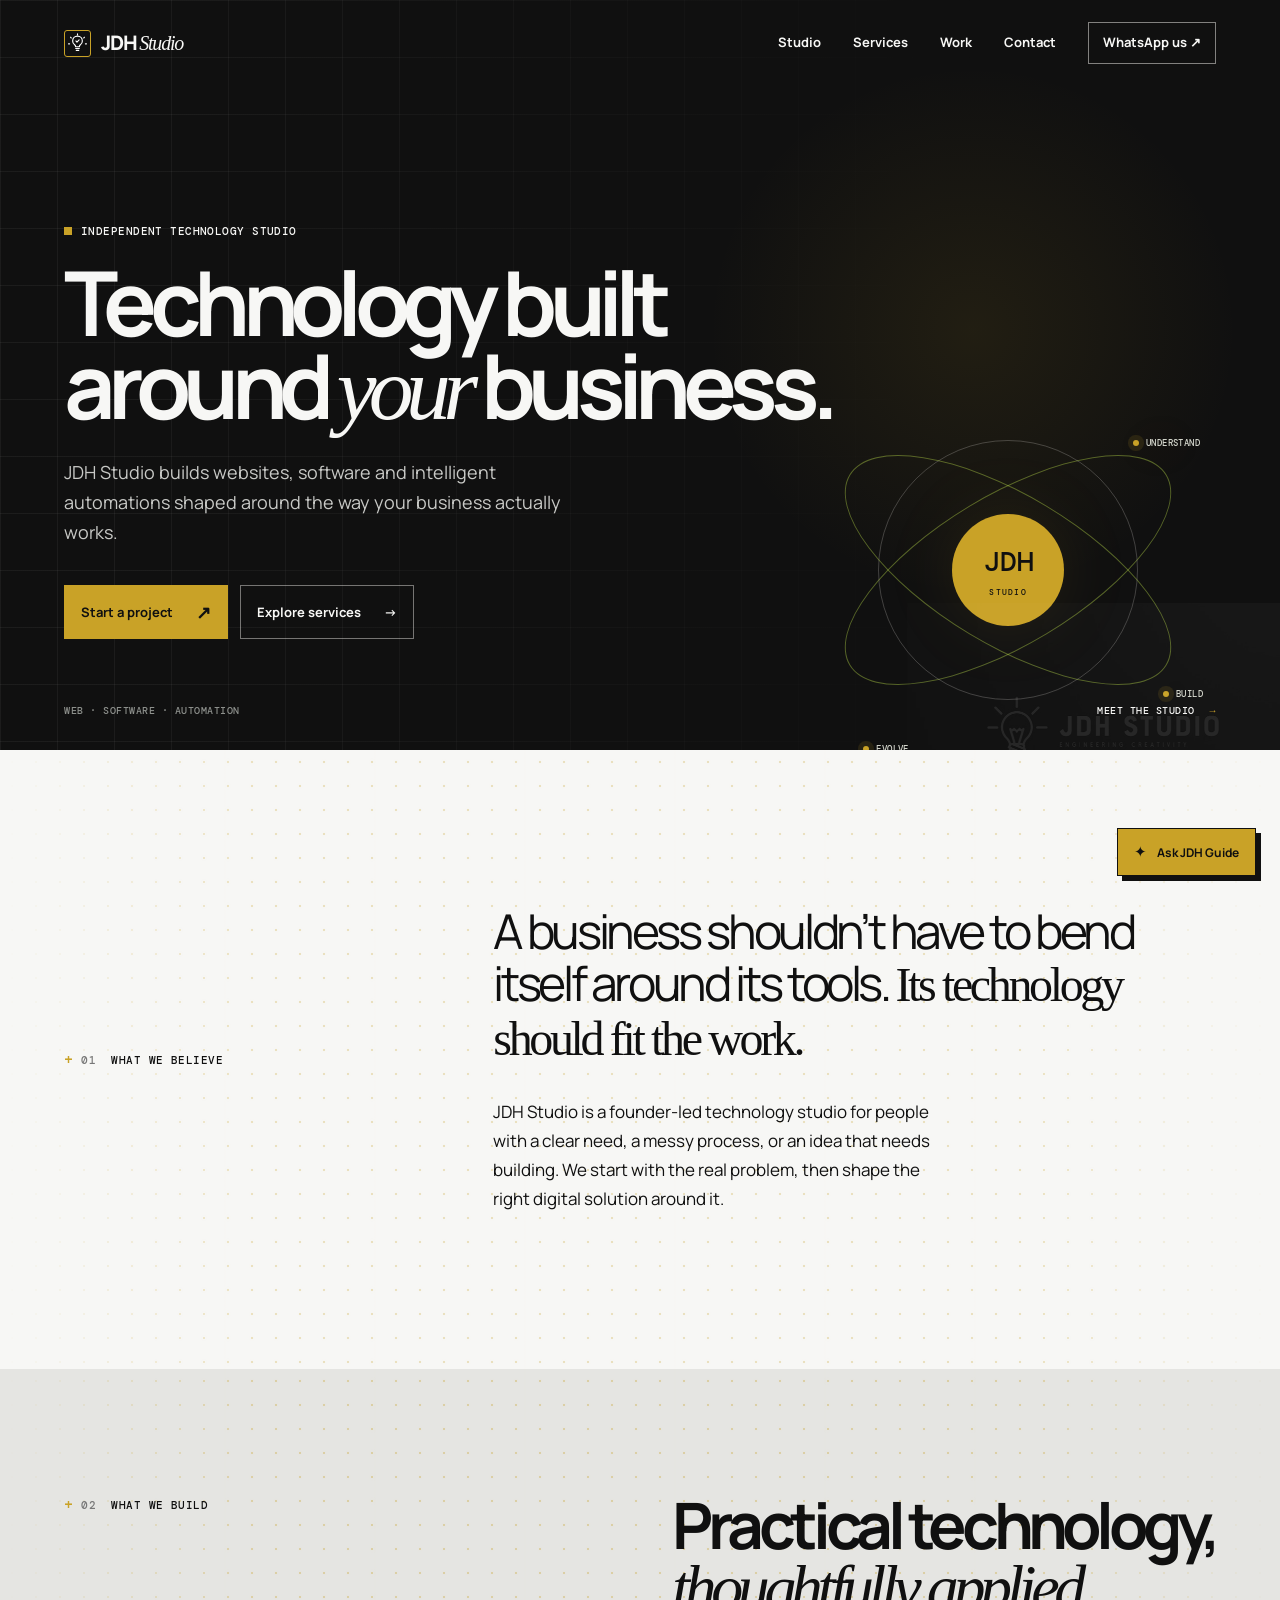
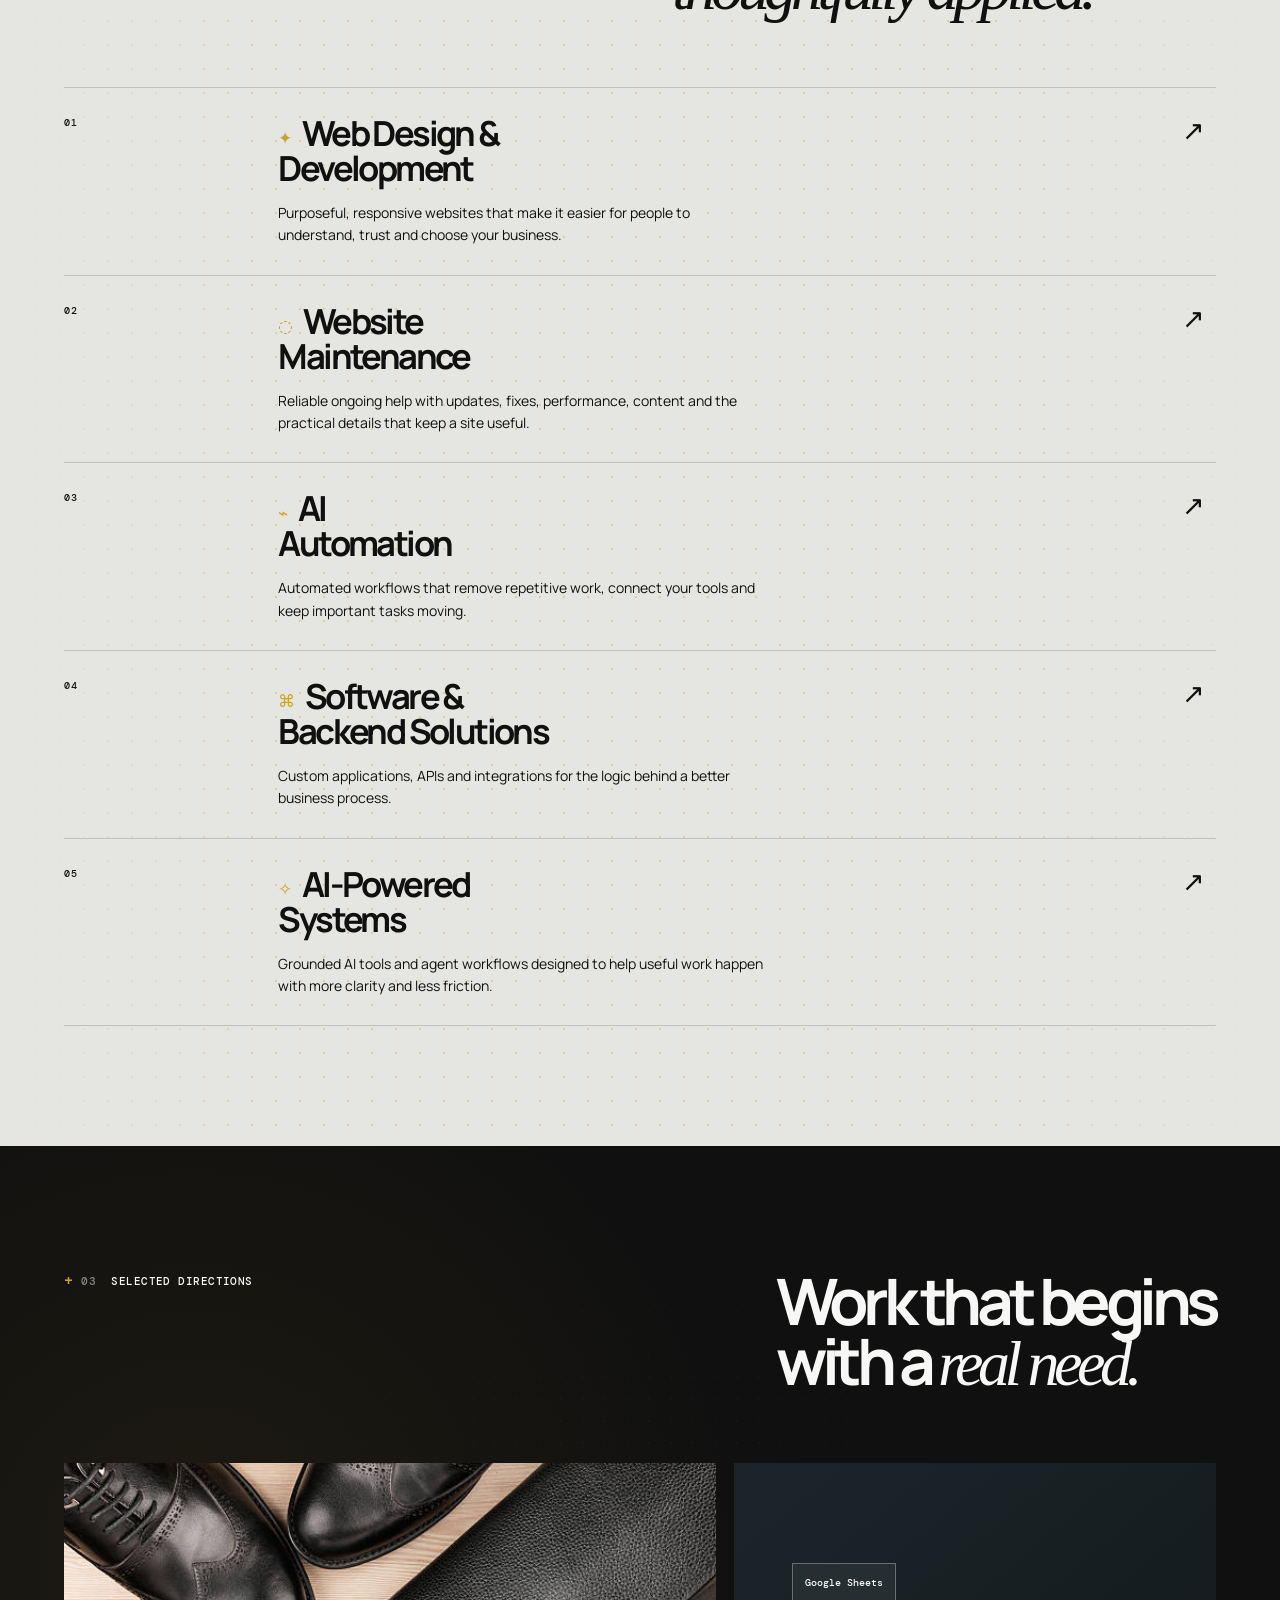
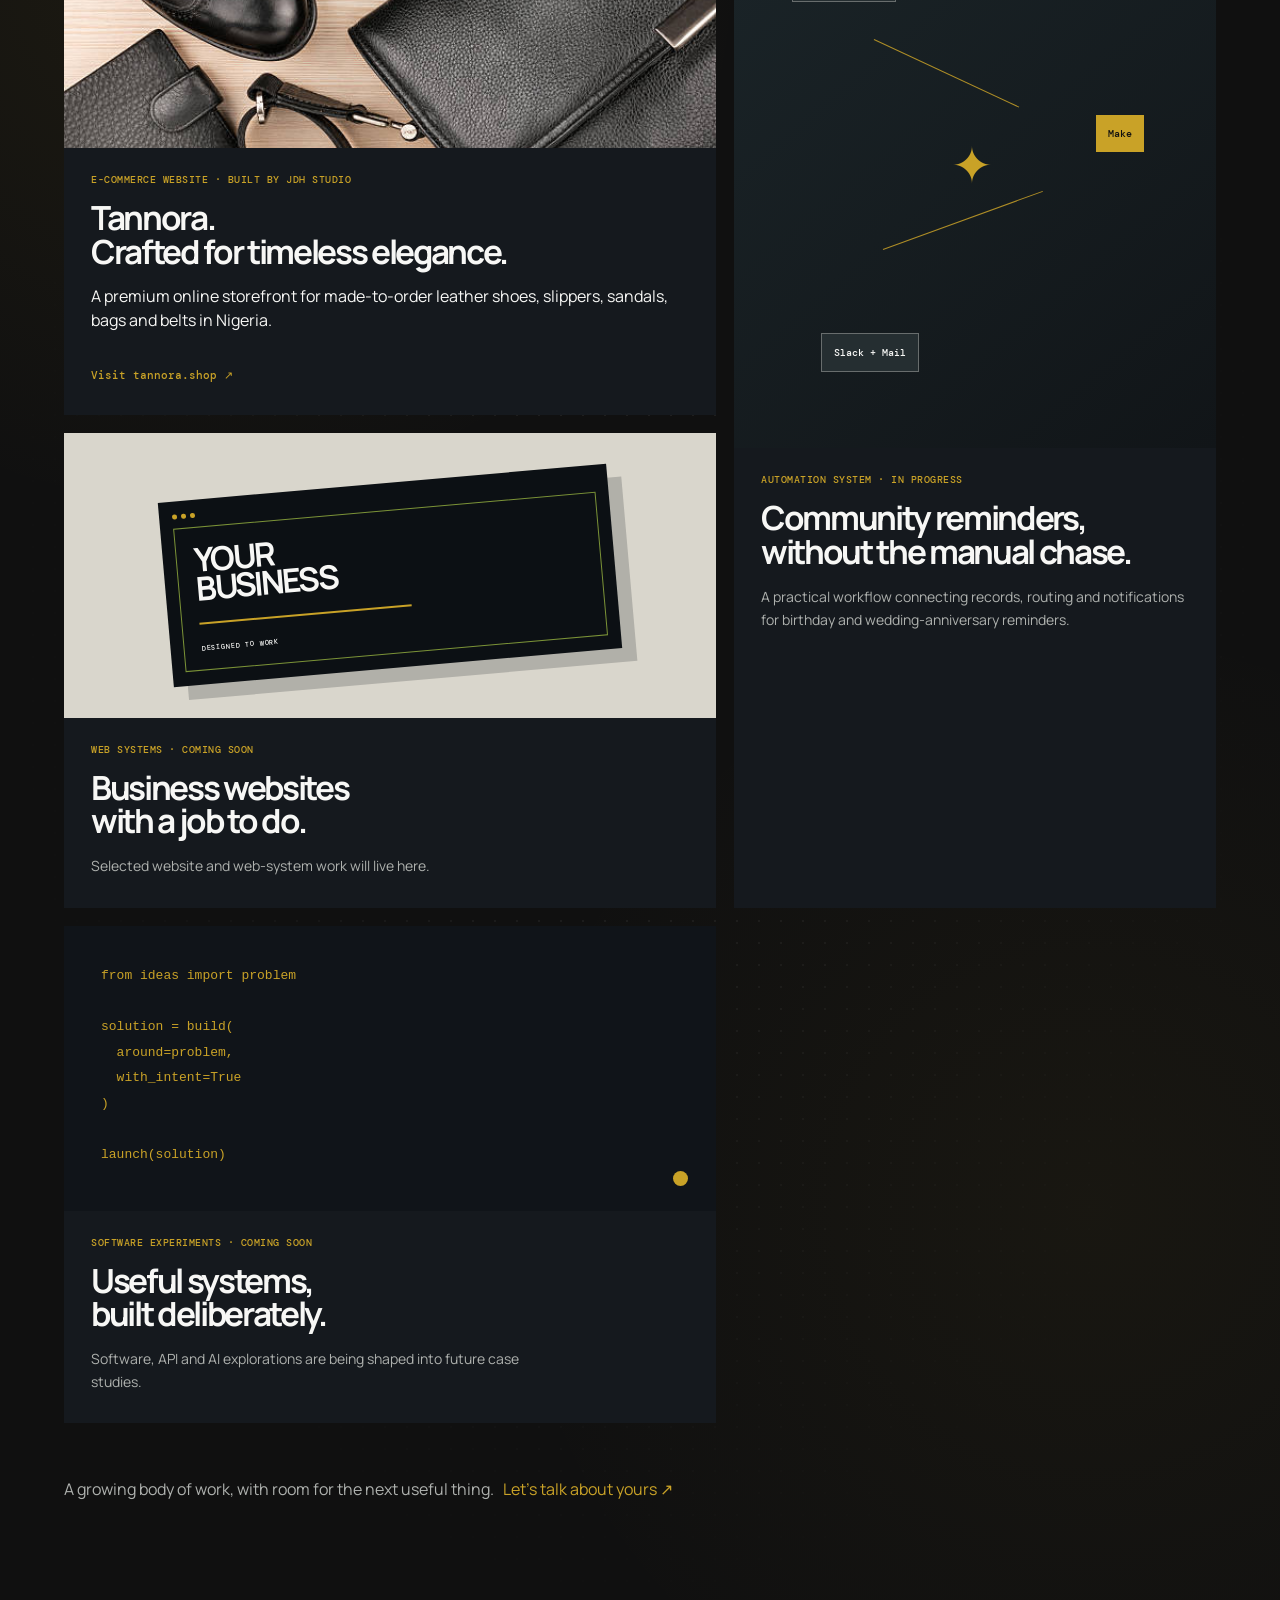
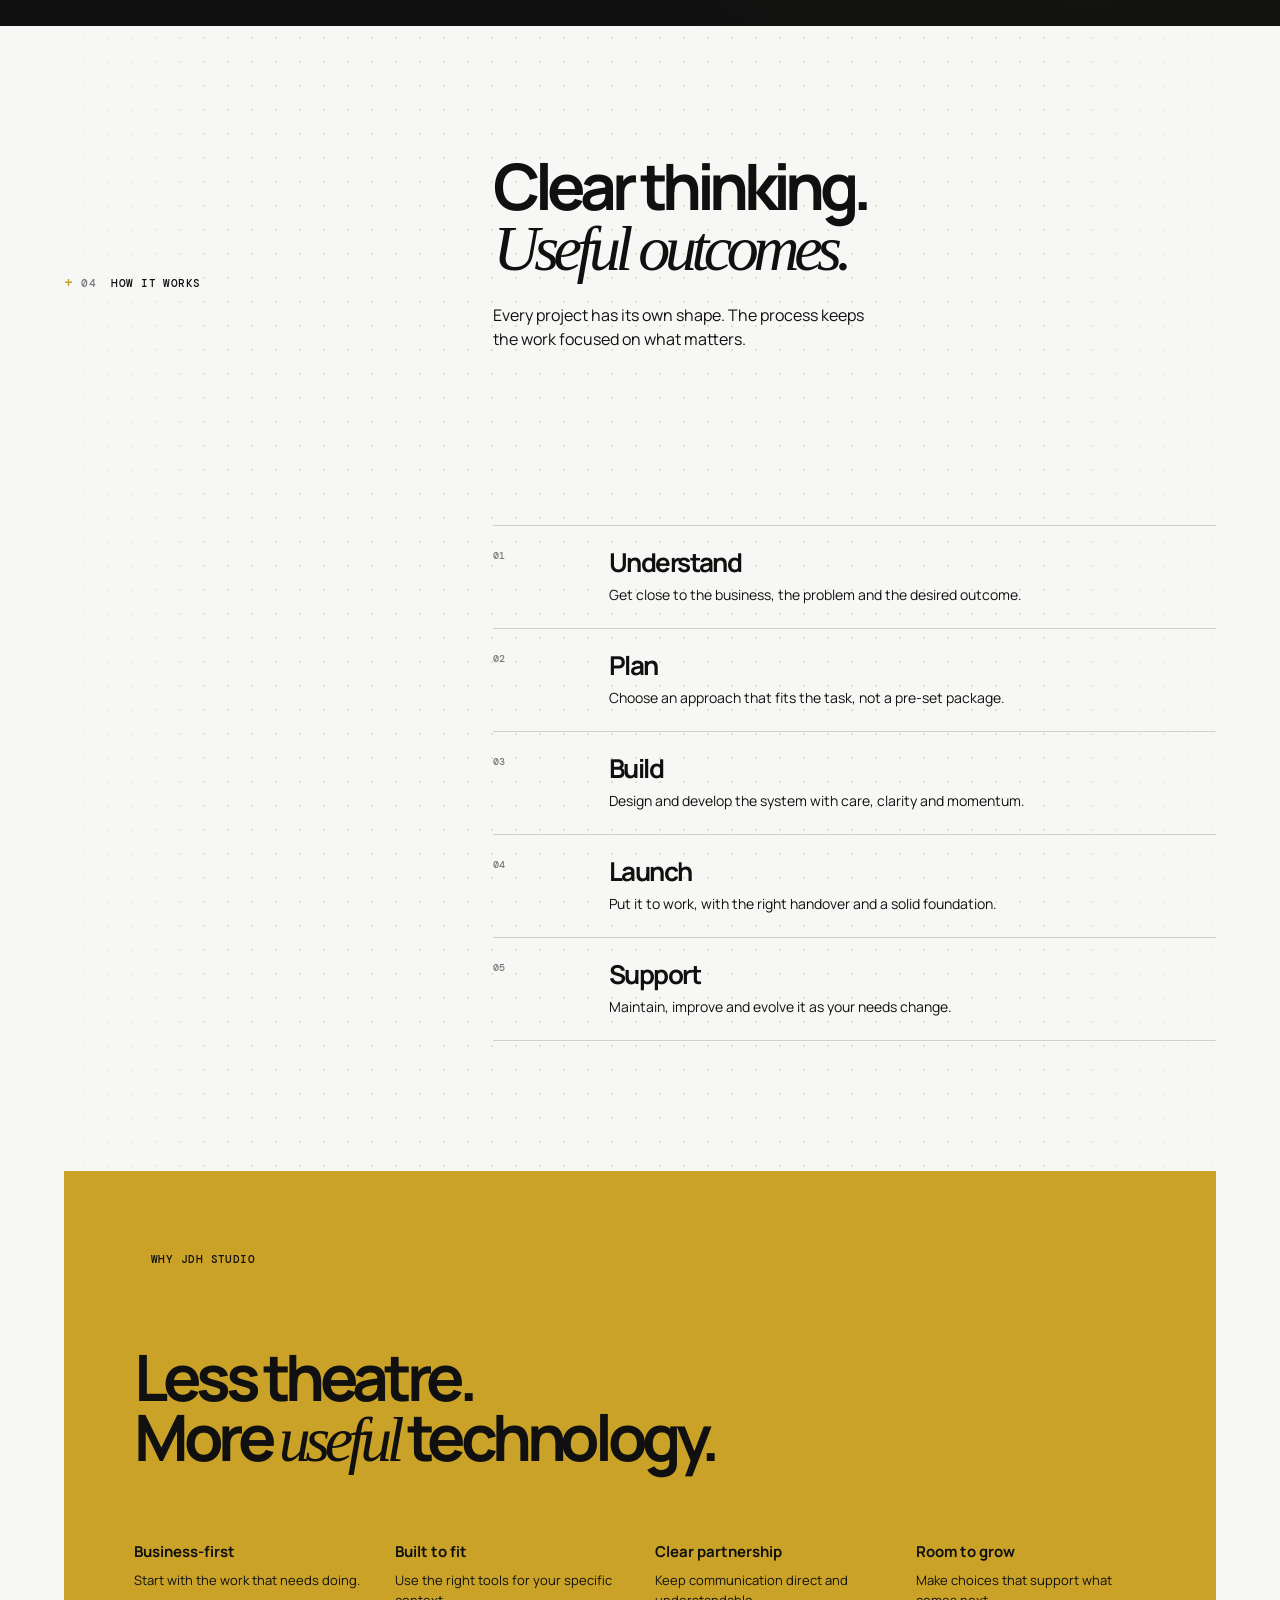
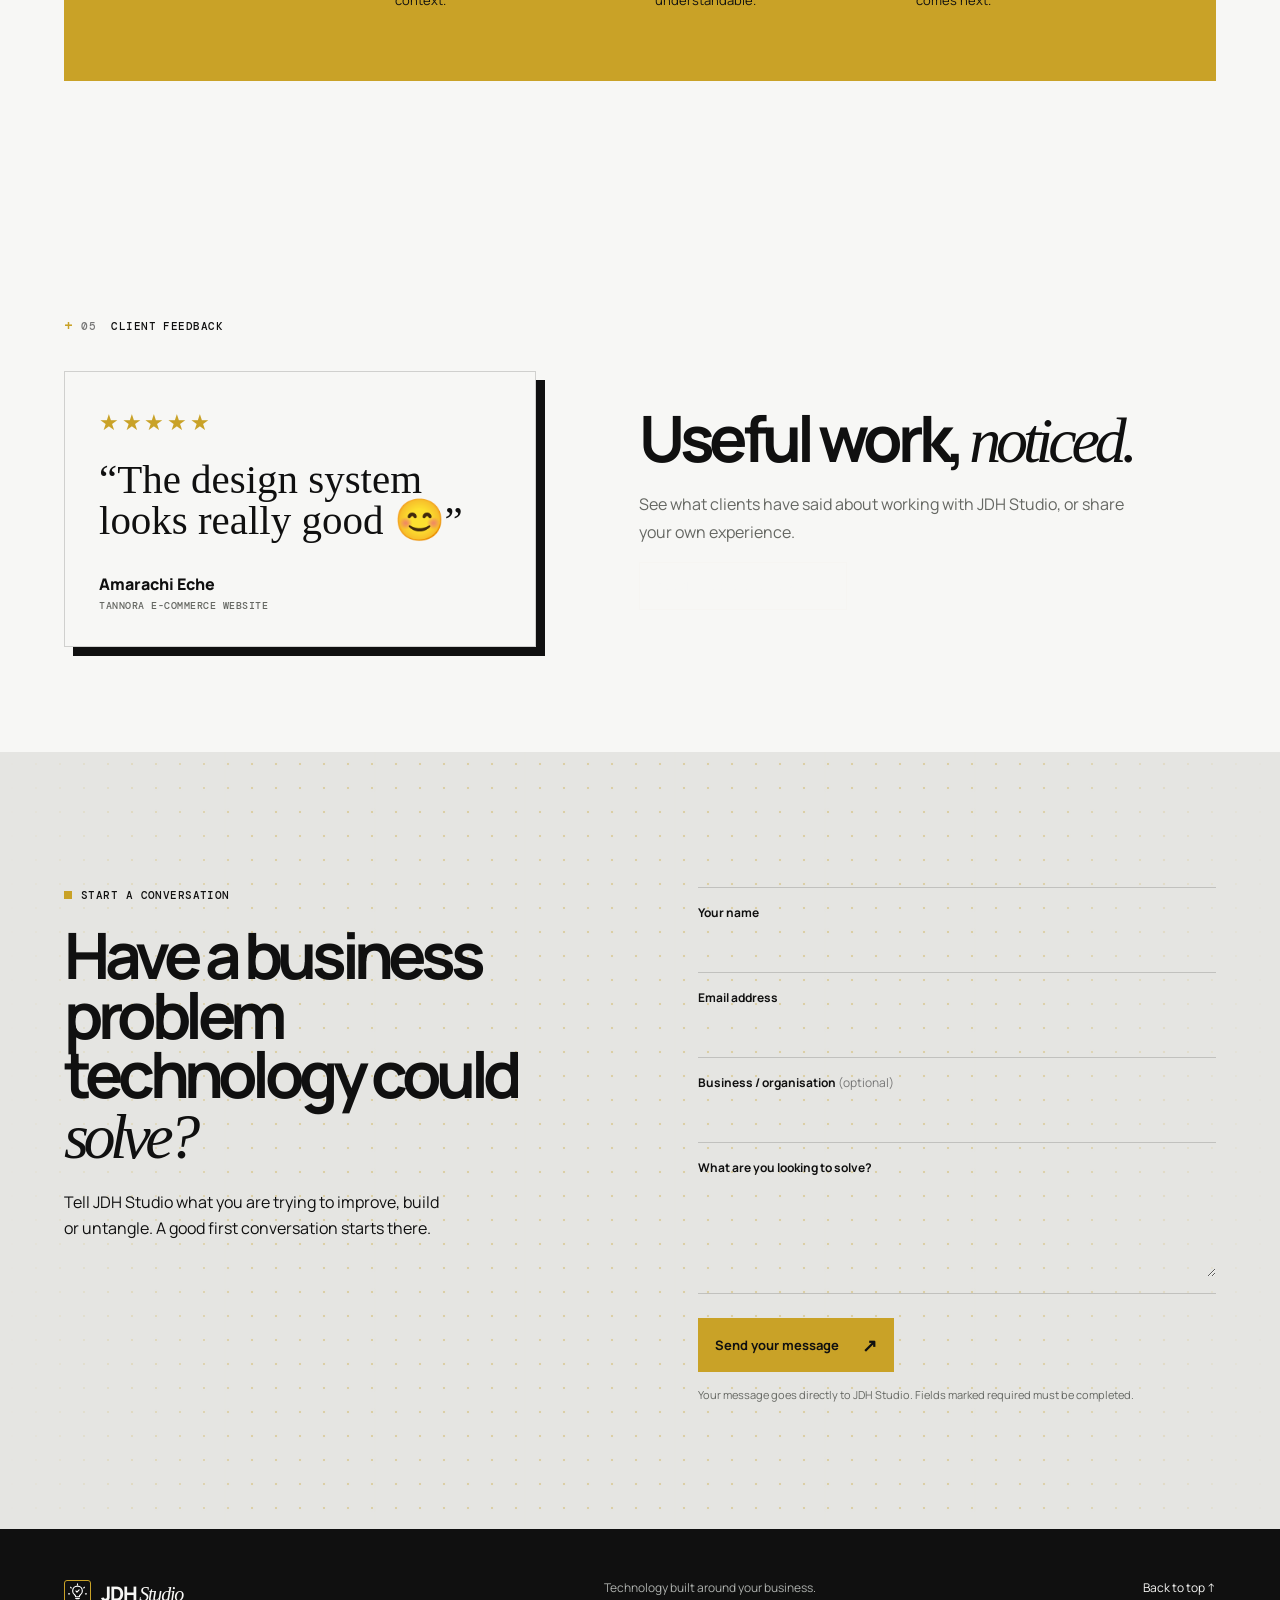
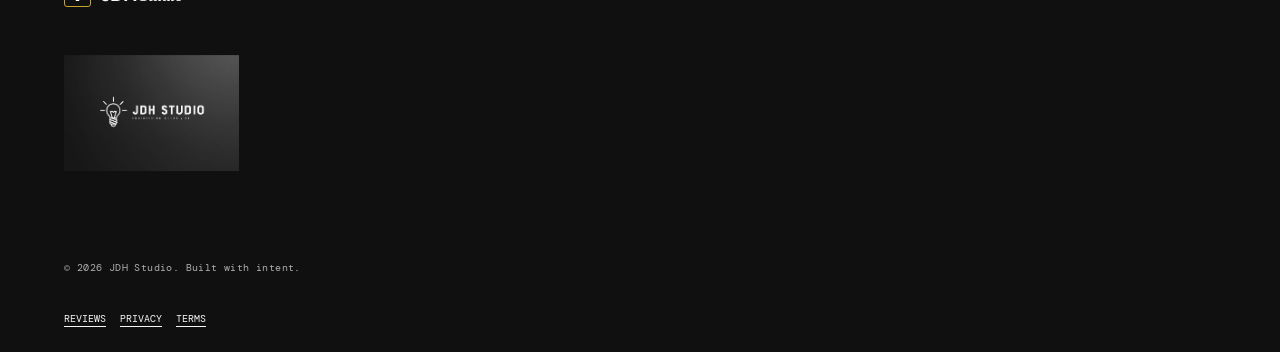
<file: index.html>
<!doctype html>
<html lang="en">
  <head>
    <meta charset="UTF-8" />
    <meta name="viewport" content="width=device-width, initial-scale=1.0" />
    <meta
      name="description"
      content="JDH Studio builds business websites, software, and practical AI automations around the way your business works."
    />
    <meta name="theme-color" content="#0a0d11" />
    <meta
      property="og:title"
      content="JDH Studio — Technology Built Around Your Business."
    />
    <meta
      property="og:description"
      content="Websites, software, and intelligent automations designed around real business needs."
    />
    <meta property="og:type" content="website" />
    <meta property="og:url" content="https://jdhstudio.co/" />
    <meta property="og:site_name" content="JDH Studio" />
    <meta
      property="og:image"
      content="https://jdhstudio.co/assets/jdh-studio-mark.jpg"
    />
    <meta name="twitter:card" content="summary_large_image" />
    <meta
      name="twitter:title"
      content="JDH Studio — Technology Built Around Your Business."
    />
    <meta
      name="twitter:description"
      content="Websites, software, and intelligent automations designed around real business needs."
    />
    <meta
      name="twitter:image"
      content="https://jdhstudio.co/assets/jdh-studio-mark.jpg"
    />
    <title>JDH Studio — Technology Built Around Your Business.</title>
    <link rel="canonical" href="https://jdhstudio.co/" />
    <link rel="icon" href="favicon.svg" type="image/svg+xml" />
    <link rel="preconnect" href="https://fonts.googleapis.com" />
    <link rel="preconnect" href="https://fonts.gstatic.com" crossorigin />
    <link
      href="https://fonts.googleapis.com/css2?family=DM+Mono:wght@400;500&family=Manrope:wght@400;500;600;700;800&display=swap"
      rel="stylesheet"
    />
    <link rel="stylesheet" href="styles.css" />
    <script type="application/ld+json">
      {
        "@context": "https://schema.org",
        "@type": "ProfessionalService",
        "name": "JDH Studio",
        "url": "https://jdhstudio.co/",
        "logo": "https://jdhstudio.co/favicon.svg",
        "image": "https://jdhstudio.co/assets/jdh-studio-mark.jpg",
        "description": "JDH Studio builds business websites, software, and practical AI automations around the way each business works.",
        "email": "jdhstudio.co@gmail.com",
        "sameAs": ["https://instagram.com/jdhstudio.co"],
        "areaServed": "NG"
      }
    </script>
  </head>
  <body class="home-page">
    <a class="skip-link" href="#main">Skip to content</a>
    <header class="site-header">
      <a class="brand" href="index.html" aria-label="JDH Studio home"
        ><span class="brand-mark">J</span><span>JDH <em>Studio</em></span></a
      ><button
        class="menu-toggle"
        type="button"
        aria-expanded="false"
        aria-controls="site-nav"
      >
        <span></span><span></span><span></span
        ><span class="sr-only">Open menu</span>
      </button>
      <nav id="site-nav" class="site-nav" aria-label="Primary navigation">
        <a href="studio.html">Studio</a><a href="services.html">Services</a
        ><a href="work.html">Work</a><a href="contact.html">Contact</a
        ><a
          class="nav-cta"
          href="https://wa.me/2348158535742?text=Hi%20JDH%20Studio%2C%20I%27d%20like%20to%20talk%20about%20a%20project."
          target="_blank"
          rel="noopener"
          >WhatsApp us <span aria-hidden="true">↗</span></a
        >
      </nav>
    </header>
    <main id="main">
      <section id="top" class="hero section-shell">
        <div class="hero-grid"></div>
        <div class="hero-copy reveal">
          <p class="eyebrow"><span></span> Independent technology studio</p>
          <h1>Technology built<br />around <i>your</i> business.</h1>
          <p class="hero-text">
            JDH Studio builds websites, software and intelligent automations
            shaped around the way your business actually works.
          </p>
          <div class="hero-actions">
            <a class="button button-primary" href="contact.html"
              >Start a project <span>↗</span></a
            ><a class="button button-secondary" href="services.html"
              >Explore services <span>→</span></a
            >
          </div>
        </div>
        <div class="hero-art reveal" aria-hidden="true">
          <div class="orbit orbit-a"></div>
          <div class="orbit orbit-b"></div>
          <div class="orbit orbit-c"></div>
          <div class="core"><span>JDH</span><small>STUDIO</small></div>
          <div class="signal signal-one"><b></b><span>UNDERSTAND</span></div>
          <div class="signal signal-two"><b></b><span>BUILD</span></div>
          <div class="signal signal-three"><b></b><span>EVOLVE</span></div>
        </div>
        <div class="hero-footer">
          <p>Web · Software · Automation</p>
          <a href="studio.html">Meet the studio <span>→</span></a>
        </div>
      </section>
      <section id="about" class="intro section-shell">
        <div class="section-label reveal">
          <span>01</span>
          <p>What we believe</p>
        </div>
        <div class="intro-content reveal">
          <p class="display-copy">
            A business shouldn’t have to bend itself around its tools.
            <strong>Its technology should fit the work.</strong>
          </p>
          <p class="body-copy">
            JDH Studio is a founder-led technology studio for people with a
            clear need, a messy process, or an idea that needs building. We
            start with the real problem, then shape the right digital solution
            around it.
          </p>
        </div>
      </section>
      <section id="services" class="services section-shell">
        <div class="section-top reveal">
          <div class="section-label">
            <span>02</span>
            <p>What we build</p>
          </div>
          <h2>Practical technology,<br /><i>thoughtfully applied.</i></h2>
        </div>
        <div class="service-list">
          <article class="service-card reveal">
            <div class="service-number">01</div>
            <div>
              <h3>Web Design &amp;<br />Development</h3>
              <p>
                Purposeful, responsive websites that make it easier for people
                to understand, trust and choose your business.
              </p>
            </div>
            <a href="#contact" aria-label="Discuss web design and development"
              >↗</a
            >
          </article>
          <article class="service-card reveal">
            <div class="service-number">02</div>
            <div>
              <h3>Website<br />Maintenance</h3>
              <p>
                Reliable ongoing help with updates, fixes, performance, content
                and the practical details that keep a site useful.
              </p>
            </div>
            <a href="#contact" aria-label="Discuss website maintenance">↗</a>
          </article>
          <article class="service-card reveal">
            <div class="service-number">03</div>
            <div>
              <h3>AI<br />Automation</h3>
              <p>
                Automated workflows that remove repetitive work, connect your
                tools and keep important tasks moving.
              </p>
            </div>
            <a href="#contact" aria-label="Discuss AI automation">↗</a>
          </article>
          <article class="service-card reveal">
            <div class="service-number">04</div>
            <div>
              <h3>Software &amp;<br />Backend Solutions</h3>
              <p>
                Custom applications, APIs and integrations for the logic behind
                a better business process.
              </p>
            </div>
            <a href="#contact" aria-label="Discuss backend solutions">↗</a>
          </article>
          <article class="service-card reveal">
            <div class="service-number">05</div>
            <div>
              <h3>AI-Powered<br />Systems</h3>
              <p>
                Grounded AI tools and agent workflows designed to help useful
                work happen with more clarity and less friction.
              </p>
            </div>
            <a href="#contact" aria-label="Discuss AI-powered systems">↗</a>
          </article>
        </div>
      </section>
      <section id="work" class="work section-shell">
        <div class="section-top reveal">
          <div class="section-label">
            <span>03</span>
            <p>Selected directions</p>
          </div>
          <h2>Work that begins<br />with a <i>real need.</i></h2>
        </div>
        <div class="project-grid">
          <article class="project tannora-project reveal">
            <a
              class="project-visual tannora-visual"
              href="https://tannora.shop"
              target="_blank"
              rel="noopener"
              aria-label="Visit Tannora shop"
            >
              <img
                src="assets/tannora-preview.jpg"
                alt="Tannora leather essentials shop preview"
                loading="lazy"
                width="612"
                height="408"
              />
            </a>
            <div class="project-info">
              <p class="project-type">
                E-commerce website · Built by JDH Studio
              </p>
              <h3>Tannora.<br />Crafted for timeless elegance.</h3>
              <p>
                A premium online storefront for made-to-order leather shoes,
                slippers, sandals, bags and belts in Nigeria.
              </p>
              <a
                class="project-link"
                href="https://tannora.shop"
                target="_blank"
                rel="noopener"
                >Visit tannora.shop ↗</a
              >
            </div>
          </article>
          <article class="project project-feature reveal">
            <div class="project-visual automation-visual">
              <div class="flow-card flow-a">Google Sheets</div>
              <div class="flow-line line-a"></div>
              <div class="flow-card flow-b">Make</div>
              <div class="flow-line line-b"></div>
              <div class="flow-card flow-c">Slack + Mail</div>
              <div class="flow-node">✦</div>
            </div>
            <div class="project-info">
              <p class="project-type">Automation system · In progress</p>
              <h3>Community reminders,<br />without the manual chase.</h3>
              <p>
                A practical workflow connecting records, routing and
                notifications for birthday and wedding-anniversary reminders.
              </p>
            </div>
          </article>
          <article class="project reveal">
            <div class="project-visual web-visual">
              <div class="browser">
                <div class="browser-top"><i></i><i></i><i></i></div>
                <div class="browser-screen">
                  <span>YOUR<br />BUSINESS</span><b></b
                  ><small>DESIGNED TO WORK</small>
                </div>
              </div>
            </div>
            <div class="project-info">
              <p class="project-type">Web systems · Coming soon</p>
              <h3>Business websites<br />with a job to do.</h3>
              <p>Selected website and web-system work will live here.</p>
            </div>
          </article>
          <article class="project reveal">
            <div class="project-visual code-visual">
              <pre><code>from ideas import problem

solution = build(
  around=problem,
  with_intent=True
)

launch(solution)</code></pre>
              <span class="code-dot"></span>
            </div>
            <div class="project-info">
              <p class="project-type">Software experiments · Coming soon</p>
              <h3>Useful systems,<br />built deliberately.</h3>
              <p>
                Software, API and AI explorations are being shaped into future
                case studies.
              </p>
            </div>
          </article>
        </div>
        <p class="work-note reveal">
          A growing body of work, with room for the next useful thing.
          <a href="#contact">Let’s talk about yours <span>↗</span></a>
        </p>
      </section>
      <section id="process" class="process section-shell">
        <div class="section-label reveal">
          <span>04</span>
          <p>How it works</p>
        </div>
        <div class="process-heading reveal">
          <h2>Clear thinking.<br /><i>Useful outcomes.</i></h2>
          <p>
            Every project has its own shape. The process keeps the work focused
            on what matters.
          </p>
        </div>
        <ol class="process-list">
          <li class="reveal">
            <span>01</span>
            <div>
              <h3>Understand</h3>
              <p>
                Get close to the business, the problem and the desired outcome.
              </p>
            </div>
          </li>
          <li class="reveal">
            <span>02</span>
            <div>
              <h3>Plan</h3>
              <p>
                Choose an approach that fits the task, not a pre-set package.
              </p>
            </div>
          </li>
          <li class="reveal">
            <span>03</span>
            <div>
              <h3>Build</h3>
              <p>
                Design and develop the system with care, clarity and momentum.
              </p>
            </div>
          </li>
          <li class="reveal">
            <span>04</span>
            <div>
              <h3>Launch</h3>
              <p>
                Put it to work, with the right handover and a solid foundation.
              </p>
            </div>
          </li>
          <li class="reveal">
            <span>05</span>
            <div>
              <h3>Support</h3>
              <p>Maintain, improve and evolve it as your needs change.</p>
            </div>
          </li>
        </ol>
      </section>
      <section class="principles section-shell">
        <div class="principles-panel reveal">
          <p class="eyebrow"><span></span> Why JDH Studio</p>
          <h2>Less theatre.<br />More <i>useful</i> technology.</h2>
          <div class="principle-grid">
            <p><b>Business-first</b>Start with the work that needs doing.</p>
            <p>
              <b>Built to fit</b>Use the right tools for your specific context.
            </p>
            <p>
              <b>Clear partnership</b>Keep communication direct and
              understandable.
            </p>
            <p><b>Room to grow</b>Make choices that support what comes next.</p>
          </div>
        </div>
      </section>
      <section class="reviews-preview section-shell">
        <div class="section-label reveal">
          <span>05</span>
          <p>Client feedback</p>
        </div>
        <div class="review-preview-grid">
          <article class="review-card reveal">
            <p class="review-stars" aria-label="5 out of 5 stars">★★★★★</p>
            <blockquote>“The design system looks really good 😊”</blockquote>
            <p class="review-author">Amarachi Eche</p>
            <p class="review-context">Tannora e-commerce website</p>
          </article>
          <div class="review-preview-copy reveal">
            <h2>Useful work, <i>noticed.</i></h2>
            <p>
              See what clients have said about working with JDH Studio, or share
              your own experience.
            </p>
            <a class="button button-secondary" href="reviews.html"
              >Read or leave a review <span>↗</span></a
            >
          </div>
        </div>
      </section>
      <section id="contact" class="contact section-shell">
        <div class="contact-intro reveal">
          <p class="eyebrow"><span></span> Start a conversation</p>
          <h2>Have a business problem technology could <i>solve?</i></h2>
          <p>
            Tell JDH Studio what you are trying to improve, build or untangle. A
            good first conversation starts there.
          </p>
        </div>
        <form
          class="contact-form reveal"
          action="https://formspree.io/f/xvkpdweq"
          method="POST"
        >
          <div class="form-row">
            <label for="name">Your name</label
            ><input id="name" name="name" autocomplete="name" required />
          </div>
          <div class="form-row">
            <label for="email">Email address</label
            ><input
              id="email"
              name="email"
              type="email"
              autocomplete="email"
              required
            />
          </div>
          <div class="form-row">
            <label for="business"
              >Business / organisation <span>(optional)</span></label
            ><input id="business" name="business" autocomplete="organization" />
          </div>
          <div class="form-row">
            <label for="message">What are you looking to solve?</label
            ><textarea id="message" name="message" rows="4" required></textarea>
          </div>
          <button class="button button-primary" type="submit">
            Send your message <span>↗</span>
          </button>
          <p class="form-note">
            Your message goes directly to JDH Studio. Fields marked required
            must be completed.
          </p>
        </form>
      </section>
    </main>
    <footer class="footer section-shell">
      <a class="brand" href="#top"
        ><span class="brand-mark">J</span><span>JDH <em>Studio</em></span></a
      >
      <p>Technology built around your business.</p>
      <a class="back-top" href="#top">Back to top ↑</a
      ><img
        class="footer-mark"
        src="assets/jdh-studio-mark.jpg"
        alt="JDH Studio — Engineering Creativity"
        width="768"
        height="512"
        loading="lazy"
      /><small>© <span data-year></span> JDH Studio. Built with intent.</small>
    </footer>
    <script src="script.js"></script>
  </body>
</html>
</file>
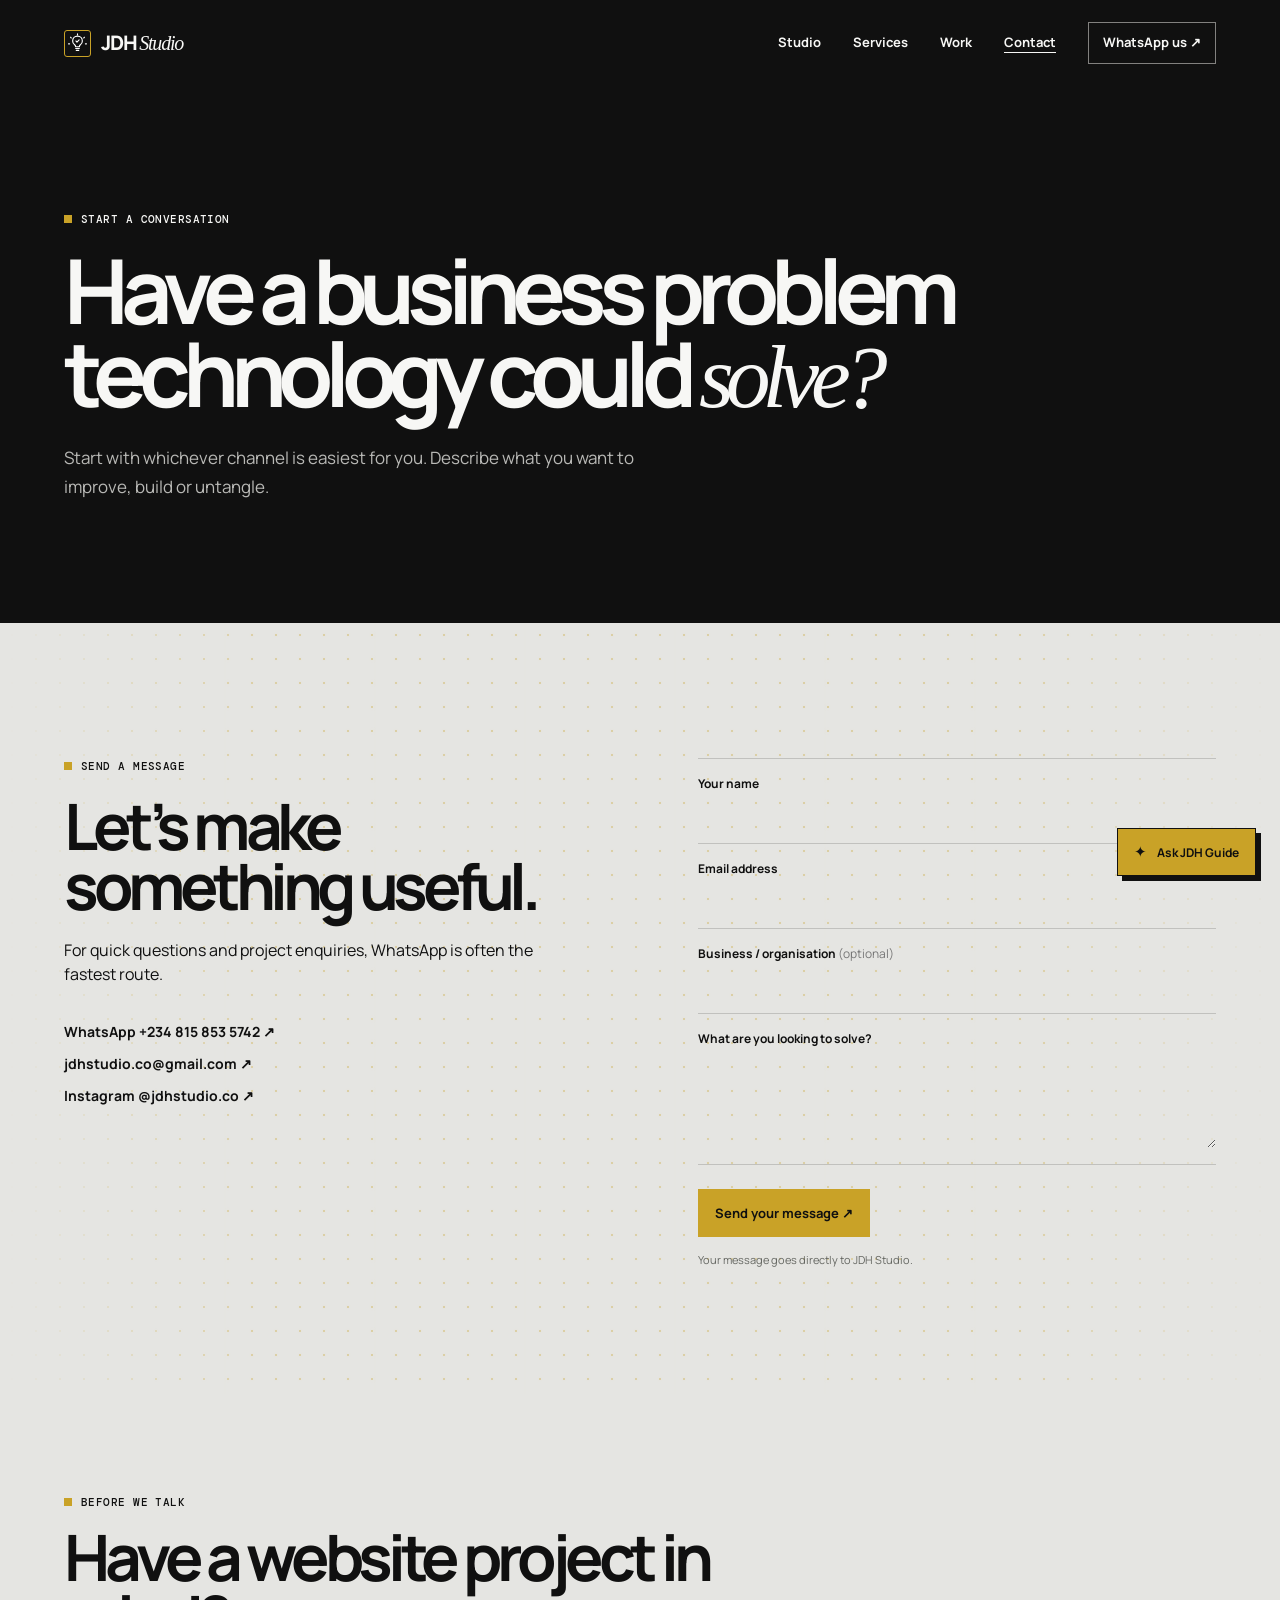
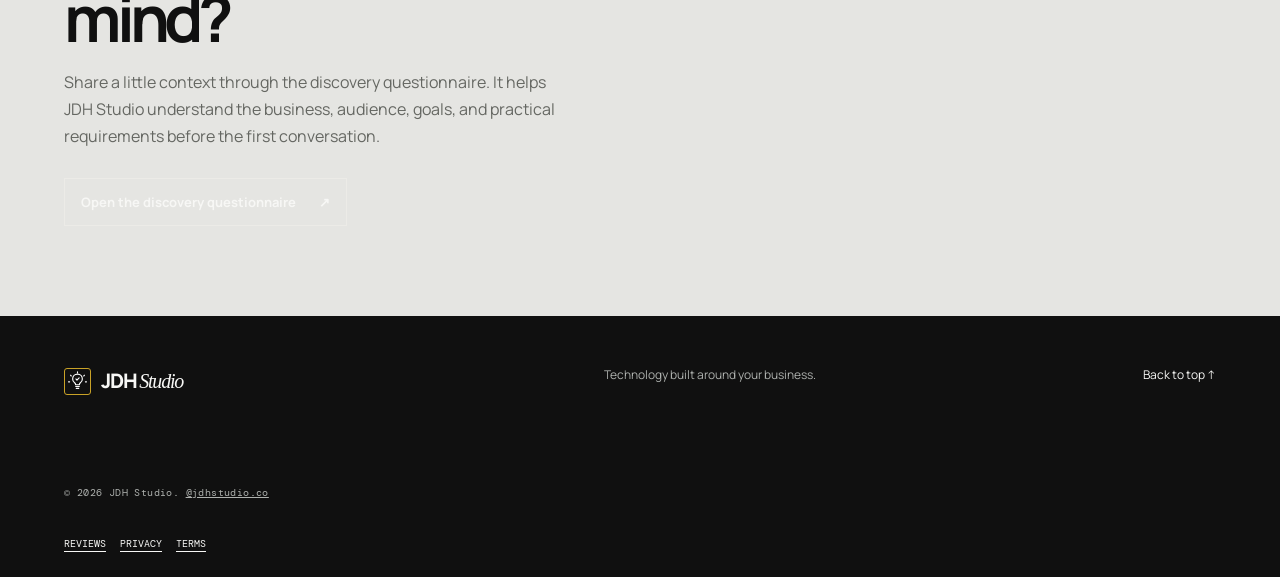
<file: contact.html>
<!doctype html>
<html lang="en">
  <head>
    <meta charset="UTF-8" />
    <meta name="viewport" content="width=device-width,initial-scale=1" />
    <meta
      name="description"
      content="Contact JDH Studio about a business website, software system, website maintenance plan, or practical AI automation."
    />
    <meta
      property="og:title"
      content="Contact JDH Studio — Start a Useful Project"
    />
    <meta
      property="og:description"
      content="Tell JDH Studio what you want to improve, build, or untangle."
    />
    <meta property="og:type" content="website" />
    <meta property="og:url" content="https://jdhstudio.co/contact.html" />
    <meta property="og:site_name" content="JDH Studio" />
    <meta
      property="og:image"
      content="https://jdhstudio.co/assets/jdh-studio-mark.jpg"
    />
    <meta name="twitter:card" content="summary_large_image" />
    <meta
      name="twitter:title"
      content="Contact JDH Studio — Start a Useful Project"
    />
    <meta
      name="twitter:description"
      content="Tell JDH Studio what you want to improve, build, or untangle."
    />
    <title>Contact — JDH Studio</title>
    <link rel="icon" href="favicon.svg" type="image/svg+xml" />
    <link rel="canonical" href="https://jdhstudio.co/contact.html" />
    <link rel="preconnect" href="https://fonts.googleapis.com" />
    <link rel="preconnect" href="https://fonts.gstatic.com" crossorigin />
    <link
      href="https://fonts.googleapis.com/css2?family=DM+Mono:wght@400;500&family=Manrope:wght@400;500;600;700;800&display=swap"
      rel="stylesheet"
    />
    <link rel="stylesheet" href="styles.css" />
  </head>
  <body>
    <a class="skip-link" href="#main">Skip to content</a>
    <header class="site-header inner-header">
      <a class="brand" href="index.html"
        ><span class="brand-mark">J</span><span>JDH <em>Studio</em></span></a
      ><button
        class="menu-toggle"
        type="button"
        aria-expanded="false"
        aria-controls="site-nav"
      >
        <span></span><span></span><span></span
        ><span class="sr-only">Open menu</span>
      </button>
      <nav id="site-nav" class="site-nav" aria-label="Primary navigation">
        <a href="studio.html">Studio</a><a href="services.html">Services</a
        ><a href="work.html">Work</a
        ><a href="contact.html" aria-current="page">Contact</a
        ><a
          class="nav-cta"
          href="https://wa.me/2348158535742?text=Hi%20JDH%20Studio%2C%20I%27d%20like%20to%20talk%20about%20a%20project."
          target="_blank"
          rel="noopener"
          >WhatsApp us ↗</a
        >
      </nav>
    </header>
    <main id="main">
      <section class="page-hero section-shell">
        <p class="eyebrow"><span></span> Start a conversation</p>
        <h1>Have a business problem technology could <i>solve?</i></h1>
        <p>
          Start with whichever channel is easiest for you. Describe what you
          want to improve, build or untangle.
        </p>
      </section>
      <section class="contact section-shell">
        <div class="contact-intro">
          <p class="eyebrow"><span></span> Send a message</p>
          <h2>Let’s make something useful.</h2>
          <p>
            For quick questions and project enquiries, WhatsApp is often the
            fastest route.
          </p>
          <div class="contact-links">
            <a
              href="https://wa.me/2348158535742?text=Hi%20JDH%20Studio%2C%20I%27d%20like%20to%20talk%20about%20a%20project."
              target="_blank"
              rel="noopener"
              >WhatsApp +234 815 853 5742 ↗</a
            ><a href="mailto:jdhstudio.co@gmail.com">jdhstudio.co@gmail.com ↗</a
            ><a
              href="https://instagram.com/jdhstudio.co"
              target="_blank"
              rel="noopener"
              >Instagram @jdhstudio.co ↗</a
            >
          </div>
        </div>
        <form
          class="contact-form"
          action="https://formspree.io/f/xvkpdweq"
          method="POST"
        >
          <div class="form-row">
            <label for="name">Your name</label
            ><input id="name" name="name" autocomplete="name" required />
          </div>
          <div class="form-row">
            <label for="email">Email address</label
            ><input
              id="email"
              name="email"
              type="email"
              autocomplete="email"
              required
            />
          </div>
          <div class="form-row">
            <label for="business"
              >Business / organisation <span>(optional)</span></label
            ><input id="business" name="business" autocomplete="organization" />
          </div>
          <div class="form-row">
            <label for="message">What are you looking to solve?</label
            ><textarea id="message" name="message" rows="4" required></textarea>
          </div>
          <button class="button button-primary" type="submit">
            Send your message ↗
          </button>
          <p class="form-note">Your message goes directly to JDH Studio.</p>
        </form>
      </section>
      <section class="questionnaire-band section-shell">
        <p class="eyebrow"><span></span> Before we talk</p>
        <h2>Have a website project in mind?</h2>
        <p>
          Share a little context through the discovery questionnaire. It helps
          JDH Studio understand the business, audience, goals, and practical
          requirements before the first conversation.
        </p>
        <a
          class="button button-secondary"
          href="https://docs.google.com/forms/d/e/1FAIpQLSfVTciVHb8Uw-OJ8Xt8pPsLcqvG0TJ_dEYjVpORSg9fdDYYOA/viewform"
          target="_blank"
          rel="noopener"
          >Open the discovery questionnaire <span>↗</span></a
        >
      </section>
    </main>
    <footer class="footer section-shell">
      <a class="brand" href="index.html"
        ><span class="brand-mark">J</span><span>JDH <em>Studio</em></span></a
      >
      <p>Technology built around your business.</p>
      <a class="back-top" href="#main">Back to top ↑</a
      ><small
        >© <span data-year></span> JDH Studio.
        <a
          href="https://instagram.com/jdhstudio.co"
          target="_blank"
          rel="noopener"
          >@jdhstudio.co</a
        ></small
      >
    </footer>
    <script src="script.js"></script>
  </body>
</html>
</file>
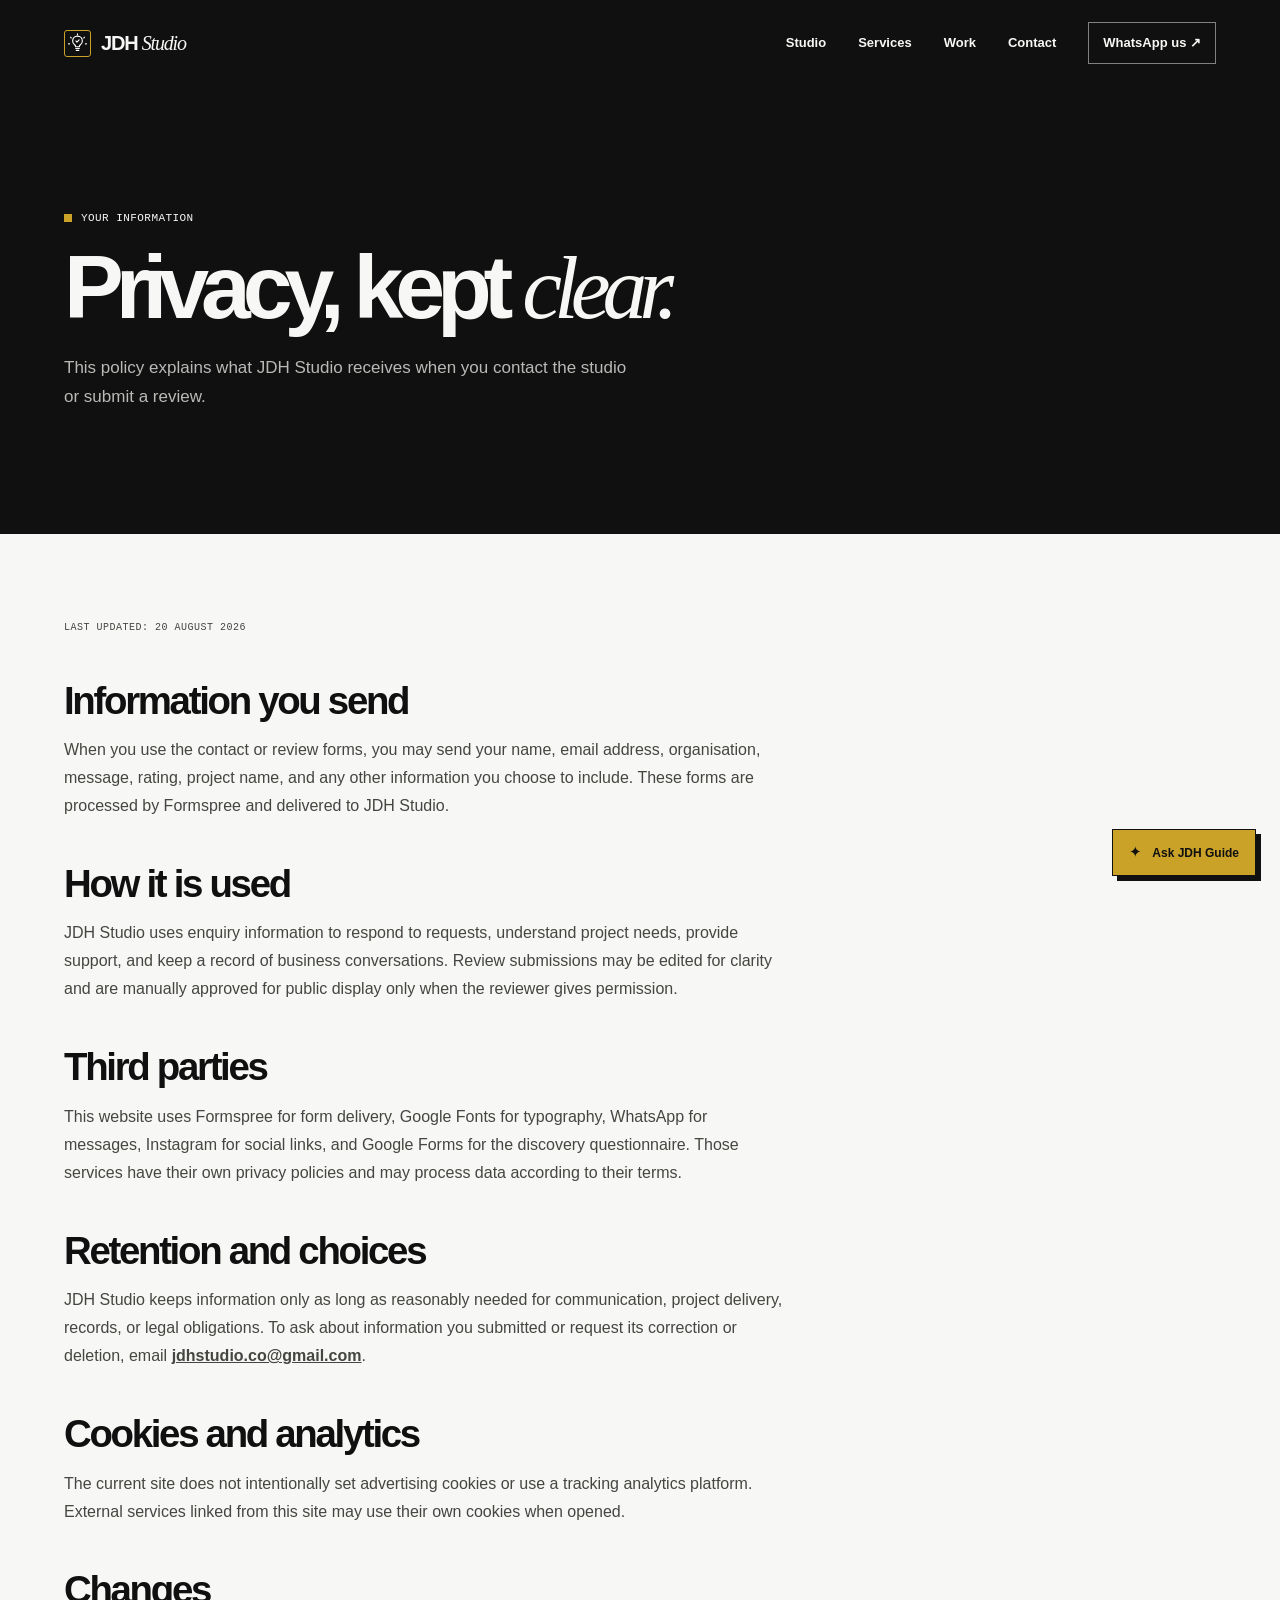
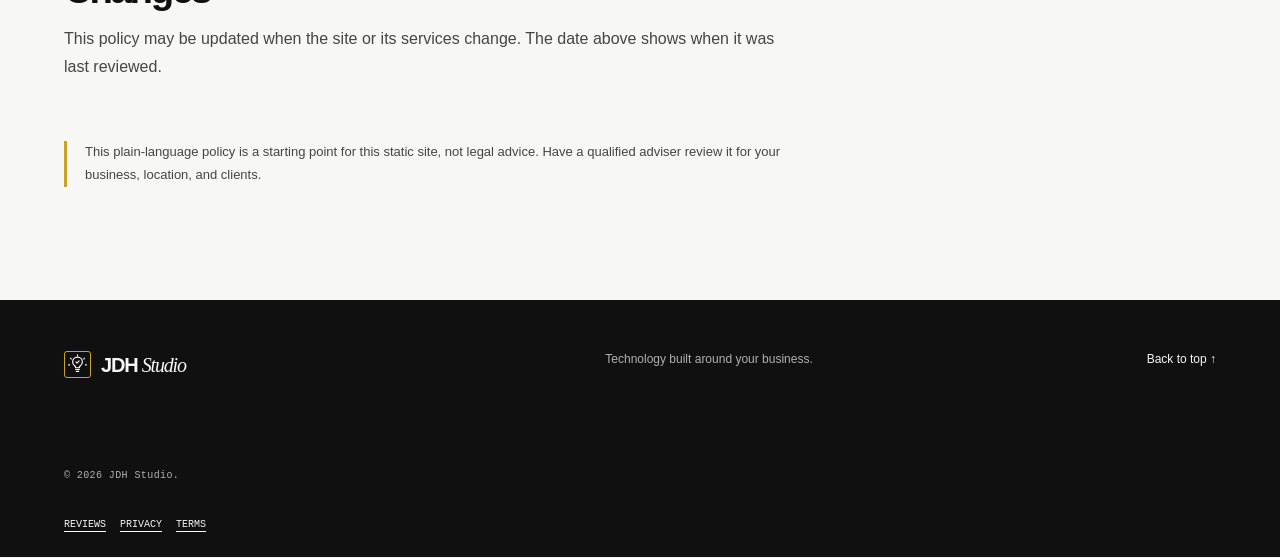
<file: privacy.html>
<!doctype html>
<html lang="en">
  <head>
    <meta charset="UTF-8" />
    <meta name="viewport" content="width=device-width, initial-scale=1.0" />
    <meta name="robots" content="index,follow" />
    <meta
      name="description"
      content="JDH Studio privacy policy for website visitors, contact enquiries, and review submissions."
    />
    <title>Privacy Policy — JDH Studio</title>
    <link rel="icon" href="favicon.svg" type="image/svg+xml" />
    <link rel="canonical" href="https://jdhstudio.co/privacy.html" />
    <link rel="stylesheet" href="styles.css" />
  </head>
  <body>
    <a class="skip-link" href="#main">Skip to content</a>
    <header class="site-header inner-header">
      <a class="brand" href="index.html" aria-label="JDH Studio home"
        ><span class="brand-mark">J</span><span>JDH <em>Studio</em></span></a
      >
      <button
        class="menu-toggle"
        type="button"
        aria-expanded="false"
        aria-controls="site-nav"
      >
        <span></span><span></span><span></span
        ><span class="sr-only">Open menu</span>
      </button>
      <nav id="site-nav" class="site-nav" aria-label="Primary navigation">
        <a href="studio.html">Studio</a><a href="services.html">Services</a
        ><a href="work.html">Work</a><a href="contact.html">Contact</a
        ><a
          class="nav-cta"
          href="https://wa.me/2348158535742?text=Hi%20JDH%20Studio%2C%20I%27d%20like%20to%20talk%20about%20a%20project."
          target="_blank"
          rel="noopener"
          >WhatsApp us ↗</a
        >
      </nav>
    </header>
    <main id="main">
      <section class="page-hero section-shell">
        <p class="eyebrow"><span></span> Your information</p>
        <h1>Privacy, kept <i>clear.</i></h1>
        <p>
          This policy explains what JDH Studio receives when you contact the
          studio or submit a review.
        </p>
      </section>
      <article class="legal-content section-shell">
        <p class="legal-updated">Last updated: 20 August 2026</p>
        <h2>Information you send</h2>
        <p>
          When you use the contact or review forms, you may send your name,
          email address, organisation, message, rating, project name, and any
          other information you choose to include. These forms are processed by
          Formspree and delivered to JDH Studio.
        </p>
        <h2>How it is used</h2>
        <p>
          JDH Studio uses enquiry information to respond to requests, understand
          project needs, provide support, and keep a record of business
          conversations. Review submissions may be edited for clarity and are
          manually approved for public display only when the reviewer gives
          permission.
        </p>
        <h2>Third parties</h2>
        <p>
          This website uses Formspree for form delivery, Google Fonts for
          typography, WhatsApp for messages, Instagram for social links, and
          Google Forms for the discovery questionnaire. Those services have
          their own privacy policies and may process data according to their
          terms.
        </p>
        <h2>Retention and choices</h2>
        <p>
          JDH Studio keeps information only as long as reasonably needed for
          communication, project delivery, records, or legal obligations. To ask
          about information you submitted or request its correction or deletion,
          email
          <a href="mailto:jdhstudio.co@gmail.com">jdhstudio.co@gmail.com</a>.
        </p>
        <h2>Cookies and analytics</h2>
        <p>
          The current site does not intentionally set advertising cookies or use
          a tracking analytics platform. External services linked from this site
          may use their own cookies when opened.
        </p>
        <h2>Changes</h2>
        <p>
          This policy may be updated when the site or its services change. The
          date above shows when it was last reviewed.
        </p>
        <p class="legal-note">
          This plain-language policy is a starting point for this static site,
          not legal advice. Have a qualified adviser review it for your
          business, location, and clients.
        </p>
      </article>
    </main>
    <footer class="footer section-shell">
      <a class="brand" href="index.html"
        ><span class="brand-mark">J</span><span>JDH <em>Studio</em></span></a
      >
      <p>Technology built around your business.</p>
      <a class="back-top" href="#main">Back to top ↑</a
      ><small>© <span data-year></span> JDH Studio.</small>
    </footer>
    <script src="script.js"></script>
  </body>
</html>
</file>
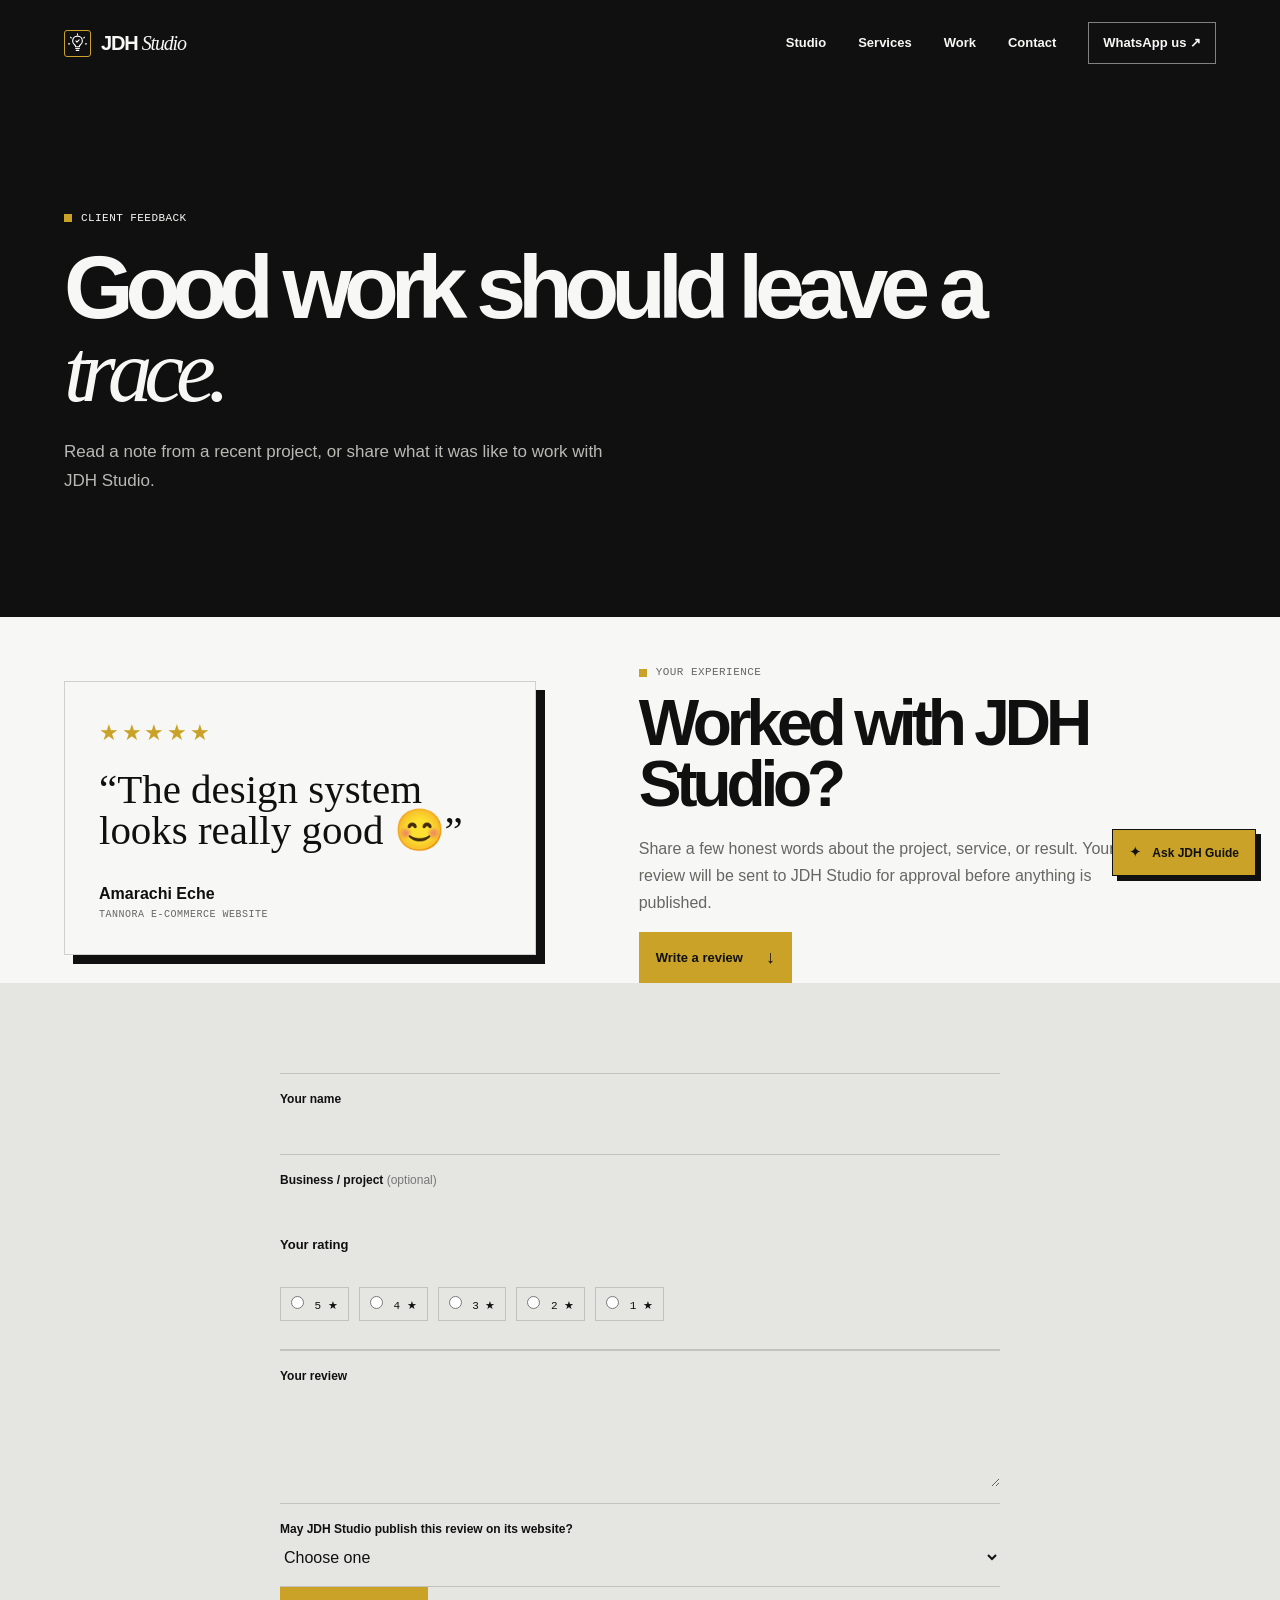
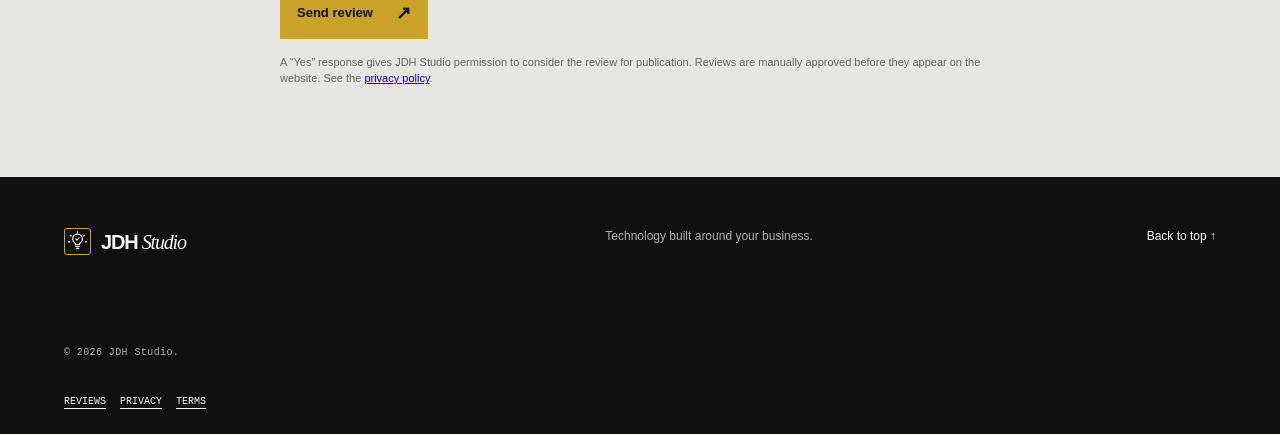
<file: reviews.html>
<!doctype html>
<html lang="en">
  <head>
    <meta charset="UTF-8" />
    <meta name="viewport" content="width=device-width, initial-scale=1.0" />
    <meta
      name="description"
      content="Read JDH Studio client feedback or share a review about a project or service."
    />
    <title>Reviews — JDH Studio</title>
    <link rel="icon" href="favicon.svg" type="image/svg+xml" />
    <link rel="canonical" href="https://jdhstudio.co/reviews.html" />
    <link rel="stylesheet" href="styles.css" />
  </head>
  <body>
    <a class="skip-link" href="#main">Skip to content</a>
    <header class="site-header inner-header">
      <a class="brand" href="index.html" aria-label="JDH Studio home"
        ><span class="brand-mark">J</span><span>JDH <em>Studio</em></span></a
      >
      <button
        class="menu-toggle"
        type="button"
        aria-expanded="false"
        aria-controls="site-nav"
      >
        <span></span><span></span><span></span
        ><span class="sr-only">Open menu</span>
      </button>
      <nav id="site-nav" class="site-nav" aria-label="Primary navigation">
        <a href="studio.html">Studio</a><a href="services.html">Services</a
        ><a href="work.html">Work</a><a href="contact.html">Contact</a
        ><a
          class="nav-cta"
          href="https://wa.me/2348158535742?text=Hi%20JDH%20Studio%2C%20I%27d%20like%20to%20talk%20about%20a%20project."
          target="_blank"
          rel="noopener"
          >WhatsApp us ↗</a
        >
      </nav>
    </header>
    <main id="main">
      <section class="page-hero section-shell">
        <p class="eyebrow"><span></span> Client feedback</p>
        <h1>Good work should leave a <i>trace.</i></h1>
        <p>
          Read a note from a recent project, or share what it was like to work
          with JDH Studio.
        </p>
      </section>
      <section class="reviews-layout section-shell">
        <article class="review-card">
          <p class="review-stars" aria-label="5 out of 5 stars">★★★★★</p>
          <blockquote>“The design system looks really good 😊”</blockquote>
          <p class="review-author">Amarachi Eche</p>
          <p class="review-context">Tannora e-commerce website</p>
        </article>
        <div class="review-invite">
          <p class="eyebrow"><span></span> Your experience</p>
          <h2>Worked with JDH Studio?</h2>
          <p>
            Share a few honest words about the project, service, or result. Your
            review will be sent to JDH Studio for approval before anything is
            published.
          </p>
          <a class="button button-primary" href="#review-form"
            >Write a review <span>↓</span></a
          >
        </div>
      </section>
      <section id="review-form" class="review-form-section section-shell">
        <form
          class="review-form"
          action="https://formspree.io/f/xvkpdweq"
          method="POST"
        >
          <input
            type="hidden"
            name="_subject"
            value="New JDH Studio review submission"
          />
          <div class="form-row">
            <label for="review-name">Your name</label
            ><input id="review-name" name="name" autocomplete="name" required />
          </div>
          <div class="form-row">
            <label for="review-business"
              >Business / project <span>(optional)</span></label
            ><input
              id="review-business"
              name="business_or_project"
              autocomplete="organization"
            />
          </div>
          <fieldset class="rating-field">
            <legend>Your rating</legend>
            <div class="rating-options">
              <label
                ><input type="radio" name="rating" value="5" required /> 5
                ★</label
              ><label><input type="radio" name="rating" value="4" /> 4 ★</label
              ><label><input type="radio" name="rating" value="3" /> 3 ★</label
              ><label><input type="radio" name="rating" value="2" /> 2 ★</label
              ><label><input type="radio" name="rating" value="1" /> 1 ★</label>
            </div>
          </fieldset>
          <div class="form-row">
            <label for="review-text">Your review</label
            ><textarea
              id="review-text"
              name="review"
              rows="5"
              required
            ></textarea>
          </div>
          <div class="form-row">
            <label for="review-permission"
              >May JDH Studio publish this review on its website?</label
            ><select
              id="review-permission"
              name="publication_permission"
              required
            >
              <option value="">Choose one</option>
              <option value="yes">Yes, I give permission to publish it</option>
              <option value="no">No, keep my review private</option>
            </select>
          </div>
          <button class="button button-primary" type="submit">
            Send review <span>↗</span>
          </button>
          <p class="form-note">
            A “Yes” response gives JDH Studio permission to consider the review
            for publication. Reviews are manually approved before they appear on
            the website. See the <a href="privacy.html">privacy policy</a>.
          </p>
        </form>
      </section>
    </main>
    <footer class="footer section-shell">
      <a class="brand" href="index.html"
        ><span class="brand-mark">J</span><span>JDH <em>Studio</em></span></a
      >
      <p>Technology built around your business.</p>
      <a class="back-top" href="#main">Back to top ↑</a
      ><small>© <span data-year></span> JDH Studio.</small>
    </footer>
    <script src="script.js"></script>
  </body>
</html>
</file>
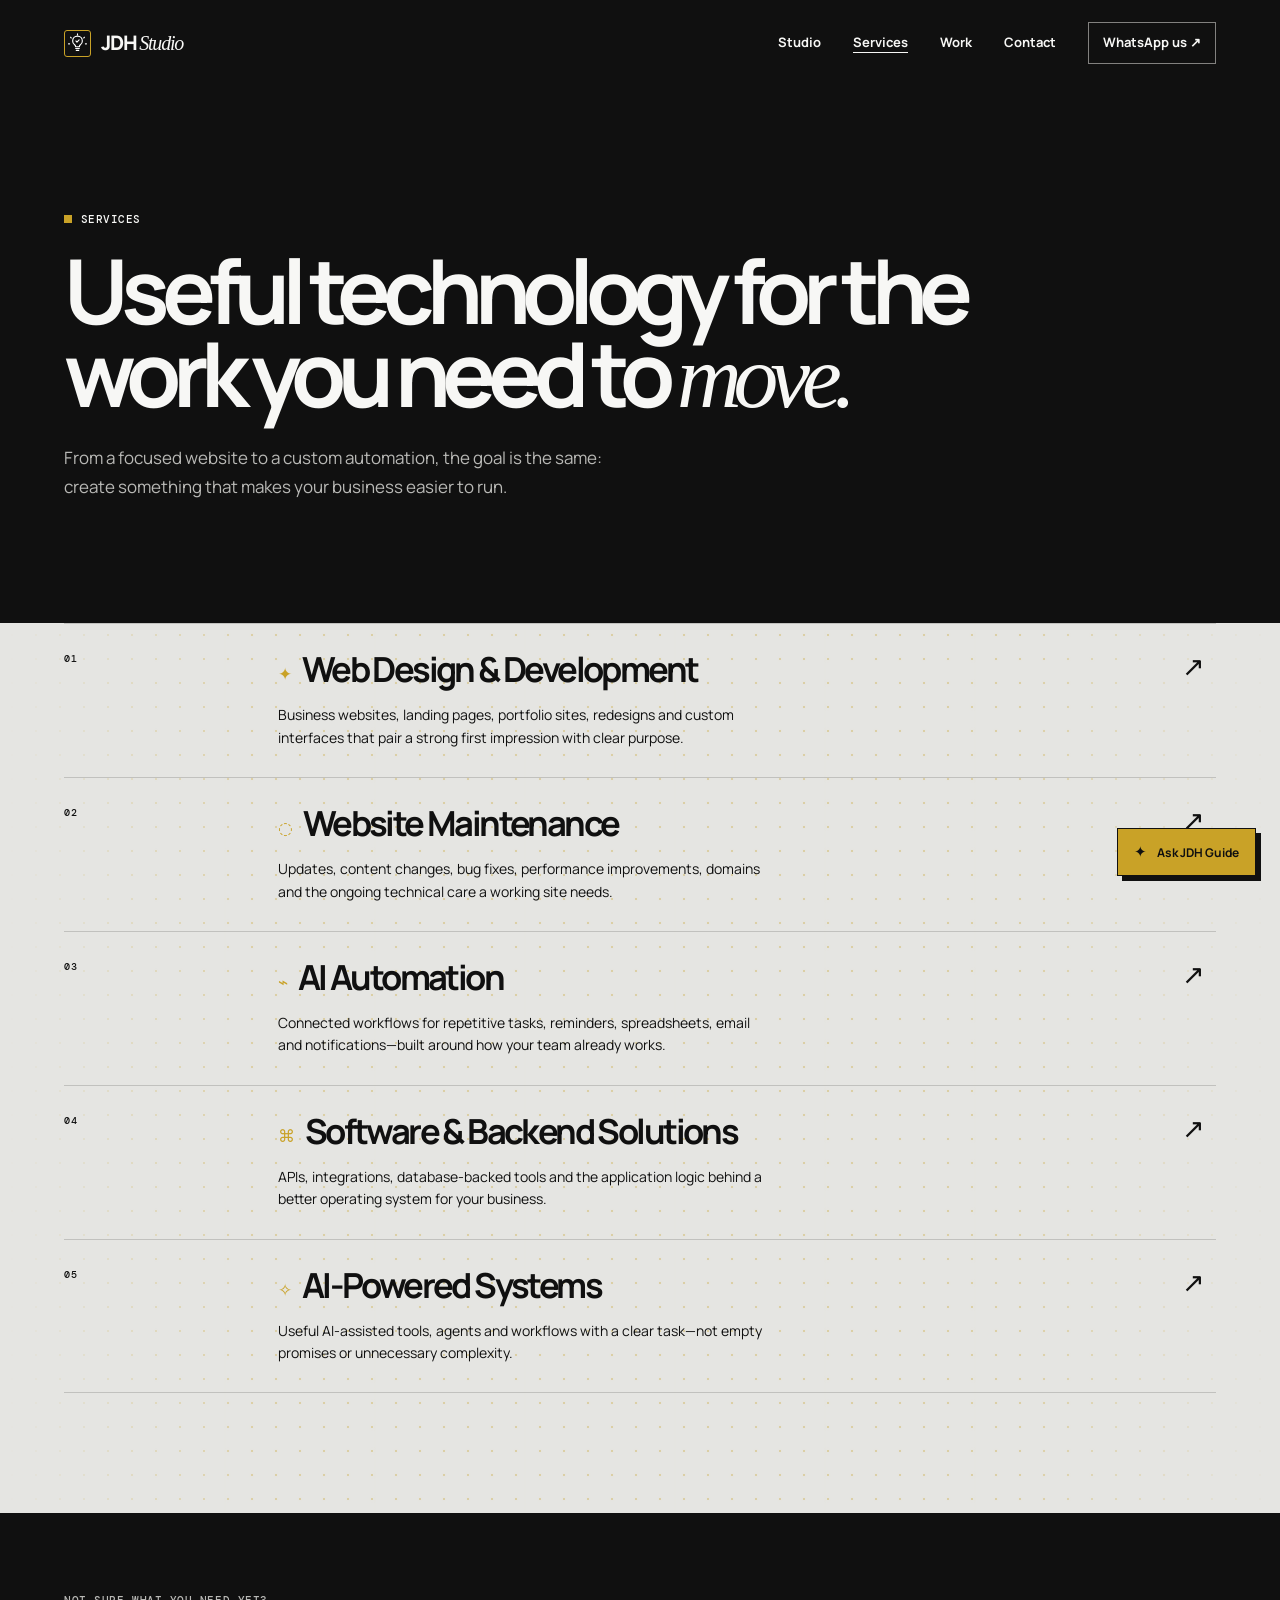
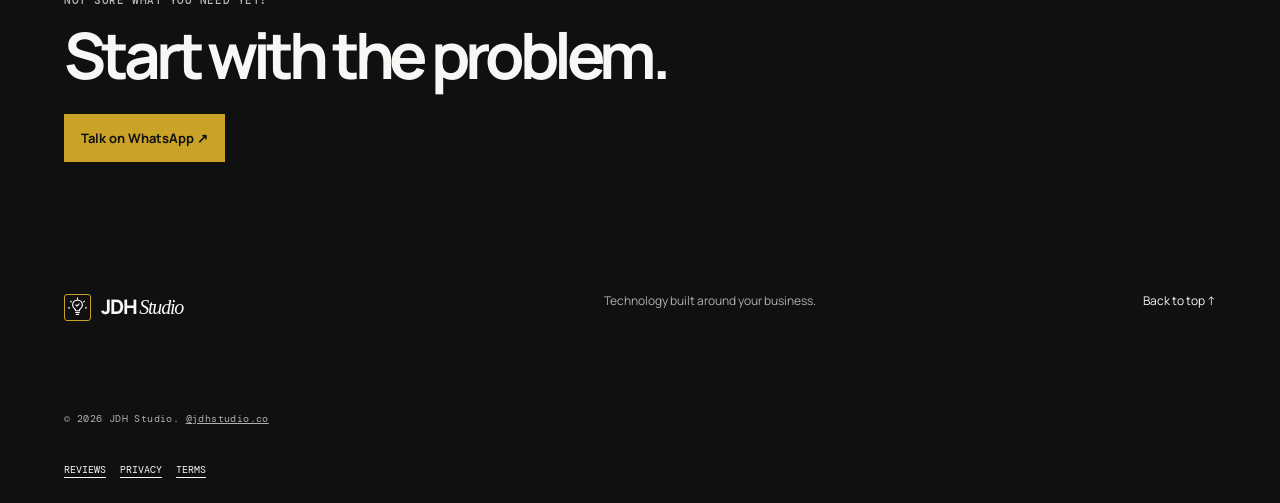
<file: services.html>
<!doctype html>
<html lang="en">
  <head>
    <meta charset="UTF-8" />
    <meta name="viewport" content="width=device-width,initial-scale=1" />
    <meta
      name="description"
      content="Web design, website maintenance, AI automation, software, and backend solutions from JDH Studio."
    />
    <meta property="og:title" content="Services — JDH Studio" />
    <meta property="og:description" content="Practical websites, automations, software, and systems built around the work your business needs to move." />
    <meta property="og:type" content="website" />
    <meta property="og:url" content="https://jdhstudio.co/services.html" />
    <meta property="og:site_name" content="JDH Studio" />
    <meta property="og:image" content="https://jdhstudio.co/assets/jdh-studio-mark.jpg" />
    <meta name="twitter:card" content="summary_large_image" />
    <meta name="twitter:title" content="Services — JDH Studio" />
    <meta name="twitter:description" content="Practical websites, automations, software, and systems built around the work your business needs to move." />
    <title>Services — JDH Studio</title>
    <link rel="icon" href="favicon.svg" type="image/svg+xml" />
    <link rel="canonical" href="https://jdhstudio.co/services.html" />
    <link rel="preconnect" href="https://fonts.googleapis.com" />
    <link rel="preconnect" href="https://fonts.gstatic.com" crossorigin />
    <link
      href="https://fonts.googleapis.com/css2?family=DM+Mono:wght@400;500&family=Manrope:wght@400;500;600;700;800&display=swap"
      rel="stylesheet"
    />
    <link rel="stylesheet" href="styles.css" />
  </head>
  <body>
    <a class="skip-link" href="#main">Skip to content</a>
    <header class="site-header inner-header">
      <a class="brand" href="index.html"
        ><span class="brand-mark">J</span><span>JDH <em>Studio</em></span></a
      ><button
        class="menu-toggle"
        type="button"
        aria-expanded="false"
        aria-controls="site-nav"
      >
        <span></span><span></span><span></span
        ><span class="sr-only">Open menu</span>
      </button>
      <nav id="site-nav" class="site-nav" aria-label="Primary navigation">
        <a href="studio.html">Studio</a
        ><a href="services.html" aria-current="page">Services</a
        ><a href="work.html">Work</a><a href="contact.html">Contact</a
        ><a
          class="nav-cta"
          href="https://wa.me/2348158535742?text=Hi%20JDH%20Studio%2C%20I%27d%20like%20to%20talk%20about%20a%20project."
          target="_blank"
          rel="noopener"
          >WhatsApp us ↗</a
        >
      </nav>
    </header>
    <main id="main">
      <section class="page-hero section-shell">
        <p class="eyebrow"><span></span> Services</p>
        <h1>Useful technology for the work you need to <i>move.</i></h1>
        <p>
          From a focused website to a custom automation, the goal is the same:
          create something that makes your business easier to run.
        </p>
      </section>
      <section class="services section-shell service-page">
        <div class="service-list">
          <article class="service-card">
            <div class="service-number">01</div>
            <div>
              <h3>Web Design &amp; Development</h3>
              <p>
                Business websites, landing pages, portfolio sites, redesigns and
                custom interfaces that pair a strong first impression with clear
                purpose.
              </p>
            </div>
            <a href="contact.html">↗</a>
          </article>
          <article class="service-card">
            <div class="service-number">02</div>
            <div>
              <h3>Website Maintenance</h3>
              <p>
                Updates, content changes, bug fixes, performance improvements,
                domains and the ongoing technical care a working site needs.
              </p>
            </div>
            <a href="contact.html">↗</a>
          </article>
          <article class="service-card">
            <div class="service-number">03</div>
            <div>
              <h3>AI Automation</h3>
              <p>
                Connected workflows for repetitive tasks, reminders,
                spreadsheets, email and notifications—built around how your team
                already works.
              </p>
            </div>
            <a href="contact.html">↗</a>
          </article>
          <article class="service-card">
            <div class="service-number">04</div>
            <div>
              <h3>Software &amp; Backend Solutions</h3>
              <p>
                APIs, integrations, database-backed tools and the application
                logic behind a better operating system for your business.
              </p>
            </div>
            <a href="contact.html">↗</a>
          </article>
          <article class="service-card">
            <div class="service-number">05</div>
            <div>
              <h3>AI-Powered Systems</h3>
              <p>
                Useful AI-assisted tools, agents and workflows with a clear
                task—not empty promises or unnecessary complexity.
              </p>
            </div>
            <a href="contact.html">↗</a>
          </article>
        </div>
      </section>
      <section class="cta-band section-shell">
        <p>Not sure what you need yet?</p>
        <h2>Start with the problem.</h2>
        <a
          class="button button-primary"
          href="https://wa.me/2348158535742?text=Hi%20JDH%20Studio%2C%20I%20have%20a%20business%20problem%20I%27d%20like%20to%20discuss."
          target="_blank"
          rel="noopener"
          >Talk on WhatsApp ↗</a
        >
      </section>
    </main>
    <footer class="footer section-shell">
      <a class="brand" href="index.html"
        ><span class="brand-mark">J</span><span>JDH <em>Studio</em></span></a
      >
      <p>Technology built around your business.</p>
      <a class="back-top" href="#main">Back to top ↑</a
      ><small
        >© <span data-year></span> JDH Studio.
        <a
          href="https://instagram.com/jdhstudio.co"
          target="_blank"
          rel="noopener"
          >@jdhstudio.co</a
        ></small
      >
    </footer>
    <script src="script.js"></script>
  </body>
</html>
</file>
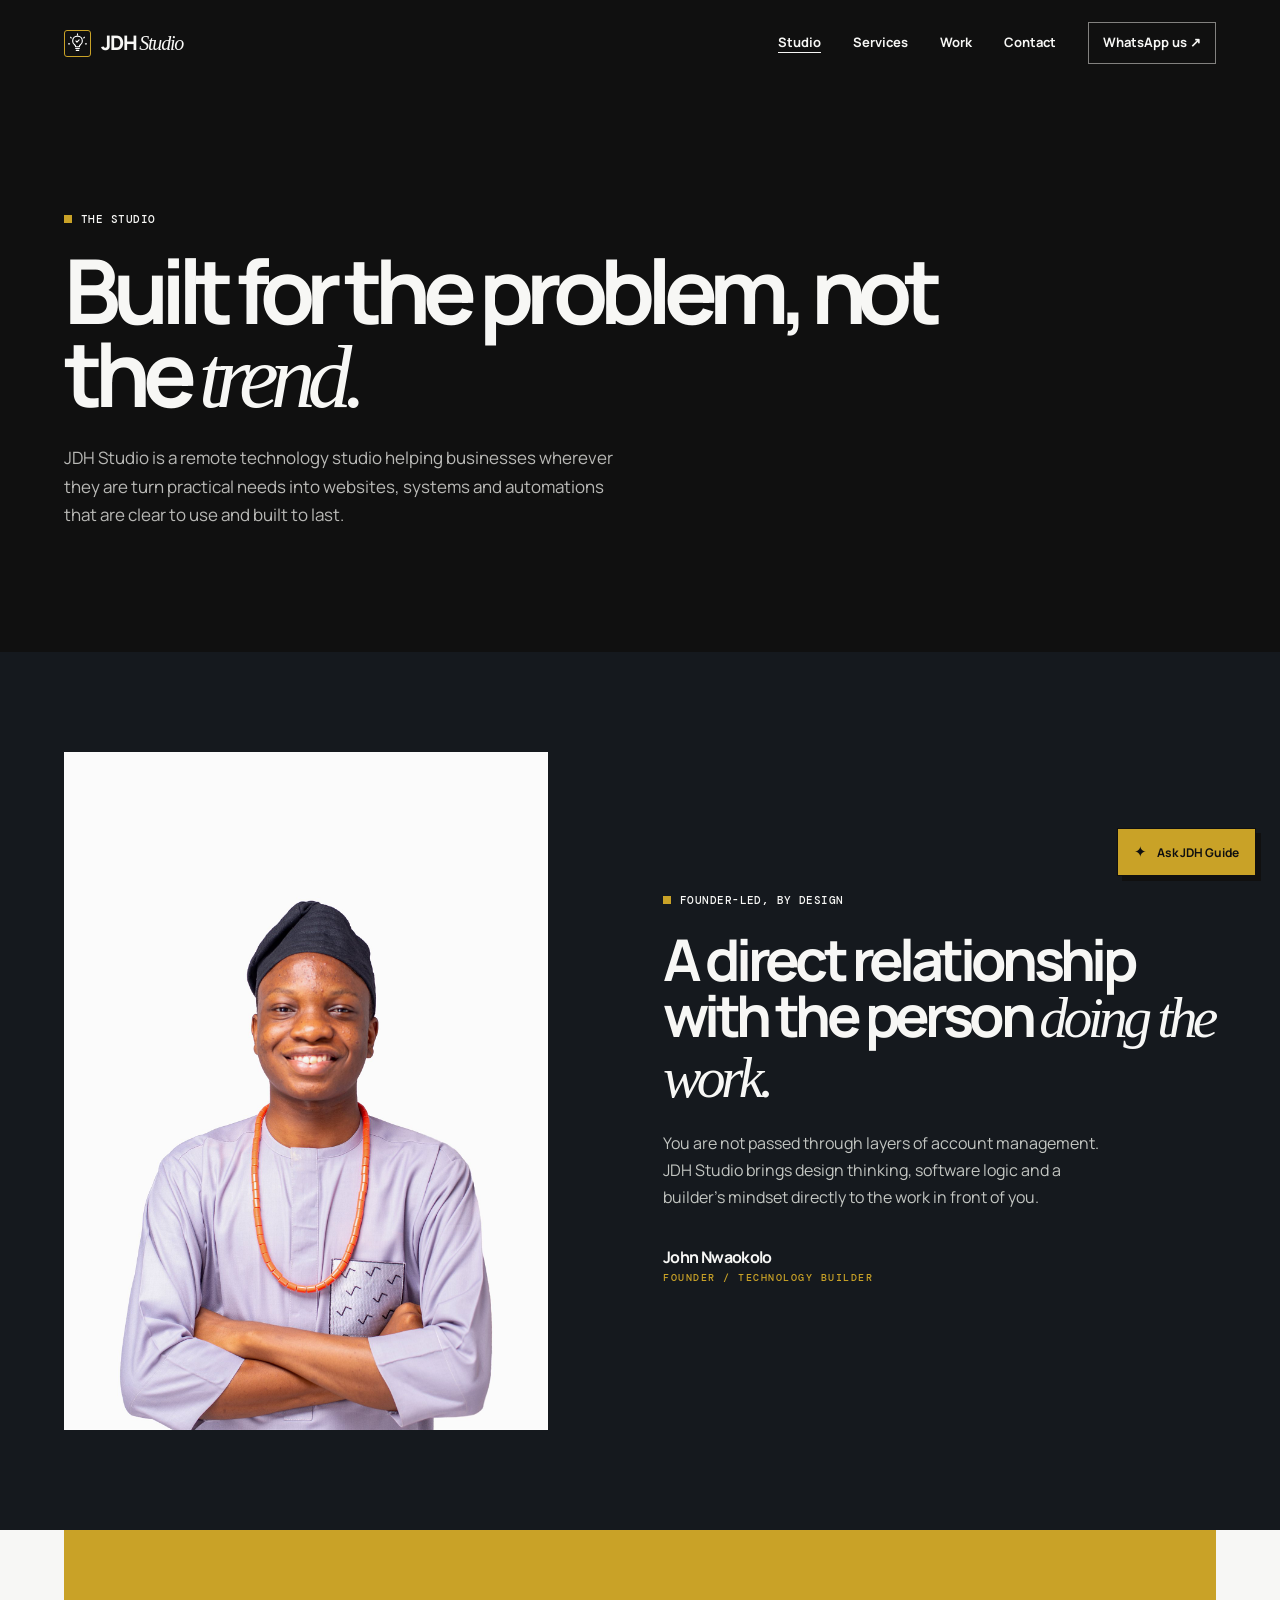
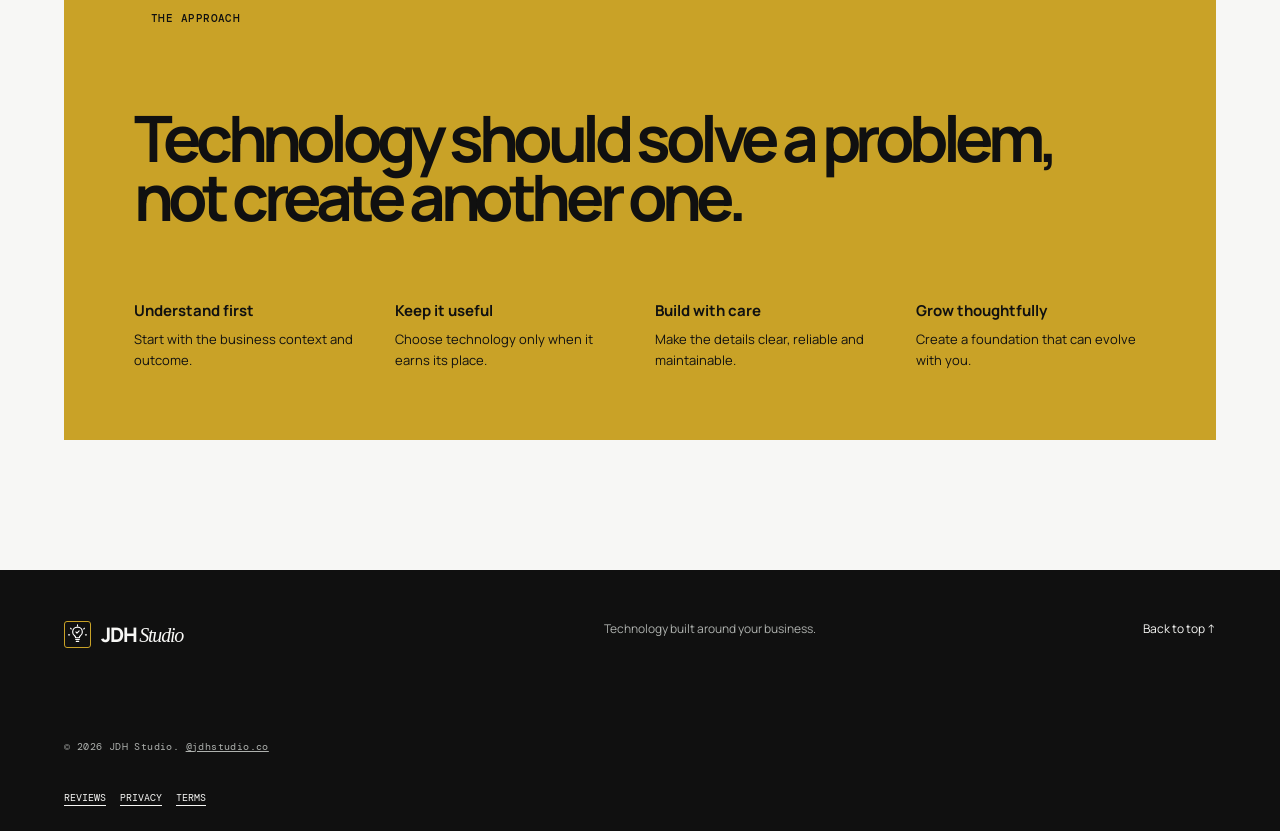
<file: studio.html>
<!doctype html>
<html lang="en">
  <head>
    <meta charset="UTF-8" />
    <meta name="viewport" content="width=device-width,initial-scale=1" />
    <meta
      name="description"
      content="Meet JDH Studio, an independent technology studio building clear, useful websites, systems, and automations for real business needs."
    />
    <meta property="og:title" content="Studio — JDH Studio" />
    <meta property="og:description" content="An independent, founder-led technology studio focused on useful business technology." />
    <meta property="og:type" content="website" />
    <meta property="og:url" content="https://jdhstudio.co/studio.html" />
    <meta property="og:site_name" content="JDH Studio" />
    <meta property="og:image" content="https://jdhstudio.co/assets/founder-1600.jpg" />
    <meta name="twitter:card" content="summary_large_image" />
    <meta name="twitter:title" content="Studio — JDH Studio" />
    <meta name="twitter:description" content="An independent, founder-led technology studio focused on useful business technology." />
    <title>Studio — JDH Studio</title>
    <link rel="icon" href="favicon.svg" type="image/svg+xml" />
    <link rel="canonical" href="https://jdhstudio.co/studio.html" />
    <link rel="preconnect" href="https://fonts.googleapis.com" />
    <link rel="preconnect" href="https://fonts.gstatic.com" crossorigin />
    <link
      href="https://fonts.googleapis.com/css2?family=DM+Mono:wght@400;500&family=Manrope:wght@400;500;600;700;800&display=swap"
      rel="stylesheet"
    />
    <link rel="stylesheet" href="styles.css" />
  </head>
  <body>
    <a class="skip-link" href="#main">Skip to content</a>
    <header class="site-header inner-header">
      <a class="brand" href="index.html"
        ><span class="brand-mark">J</span><span>JDH <em>Studio</em></span></a
      ><button
        class="menu-toggle"
        type="button"
        aria-expanded="false"
        aria-controls="site-nav"
      >
        <span></span><span></span><span></span
        ><span class="sr-only">Open menu</span>
      </button>
      <nav id="site-nav" class="site-nav" aria-label="Primary navigation">
        <a href="studio.html" aria-current="page">Studio</a
        ><a href="services.html">Services</a><a href="work.html">Work</a
        ><a href="contact.html">Contact</a
        ><a
          class="nav-cta"
          href="https://wa.me/2348158535742?text=Hi%20JDH%20Studio%2C%20I%27d%20like%20to%20talk%20about%20a%20project."
          target="_blank"
          rel="noopener"
          >WhatsApp us ↗</a
        >
      </nav>
    </header>
    <main id="main">
      <section class="page-hero section-shell">
        <p class="eyebrow"><span></span> The studio</p>
        <h1>Built for the problem, not the <i>trend.</i></h1>
        <p>
          JDH Studio is a remote technology studio helping businesses wherever
          they are turn practical needs into websites, systems and automations
          that are clear to use and built to last.
        </p>
      </section>
      <section class="founder section-shell">
        <div class="founder-image">
          <img
            src="assets/founder-1600.jpg"
            alt="Founder of JDH Studio"
            width="1600"
            height="2239"
          />
        </div>
        <div class="founder-copy">
          <p class="eyebrow"><span></span> Founder-led, by design</p>
          <h2>A direct relationship with the person <i>doing the work.</i></h2>
          <p>
            You are not passed through layers of account management. JDH Studio
            brings design thinking, software logic and a builder’s mindset
            directly to the work in front of you.
          </p>
          <p class="founder-signoff">
            John Nwaokolo<br /><span>Founder / Technology Builder</span>
          </p>
        </div>
      </section>
      <section class="principles section-shell">
        <div class="principles-panel">
          <p class="eyebrow"><span></span> The approach</p>
          <h2>Technology should solve a problem, not create another one.</h2>
          <div class="principle-grid">
            <p>
              <b>Understand first</b>Start with the business context and
              outcome.
            </p>
            <p>
              <b>Keep it useful</b>Choose technology only when it earns its
              place.
            </p>
            <p>
              <b>Build with care</b>Make the details clear, reliable and
              maintainable.
            </p>
            <p>
              <b>Grow thoughtfully</b>Create a foundation that can evolve with
              you.
            </p>
          </div>
        </div>
      </section>
    </main>
    <footer class="footer section-shell">
      <a class="brand" href="index.html"
        ><span class="brand-mark">J</span><span>JDH <em>Studio</em></span></a
      >
      <p>Technology built around your business.</p>
      <a class="back-top" href="#main">Back to top ↑</a
      ><small
        >© <span data-year></span> JDH Studio.
        <a
          href="https://instagram.com/jdhstudio.co"
          target="_blank"
          rel="noopener"
          >@jdhstudio.co</a
        ></small
      >
    </footer>
    <script src="script.js"></script>
  </body>
</html>
</file>
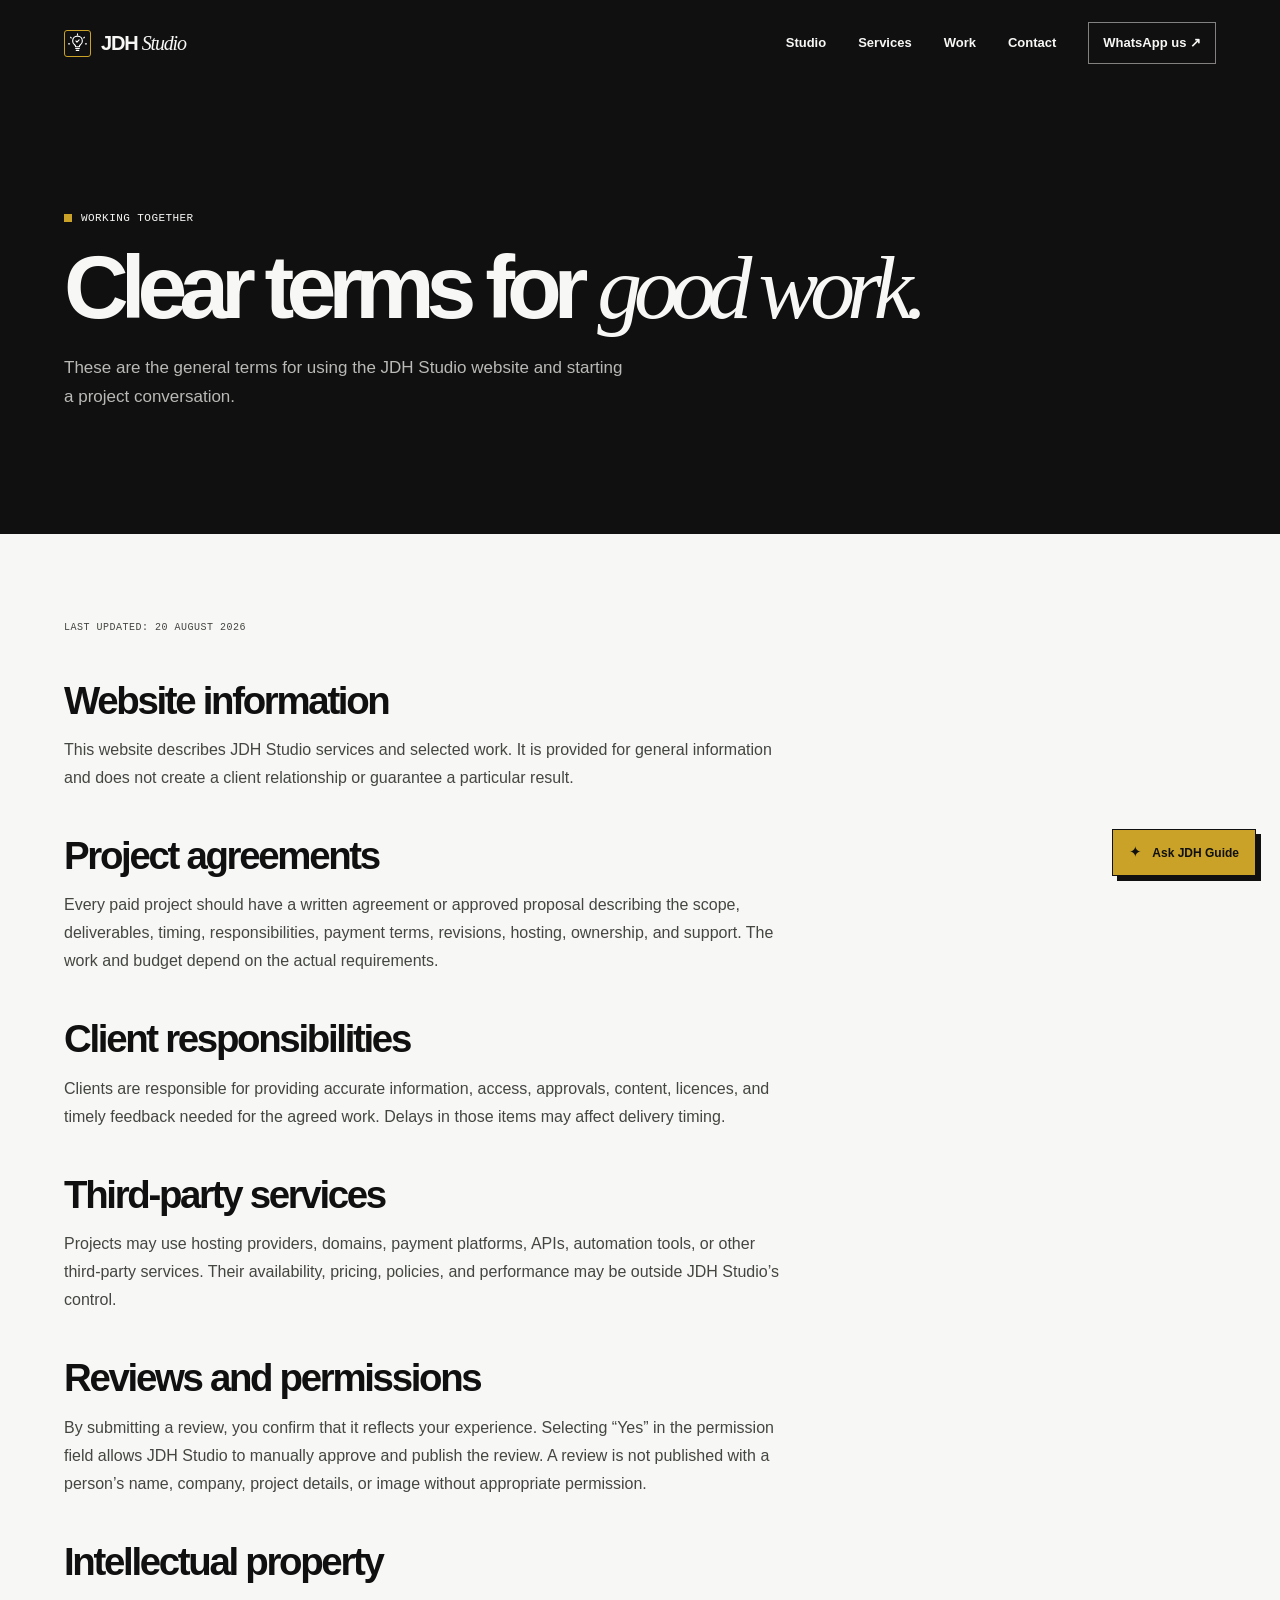
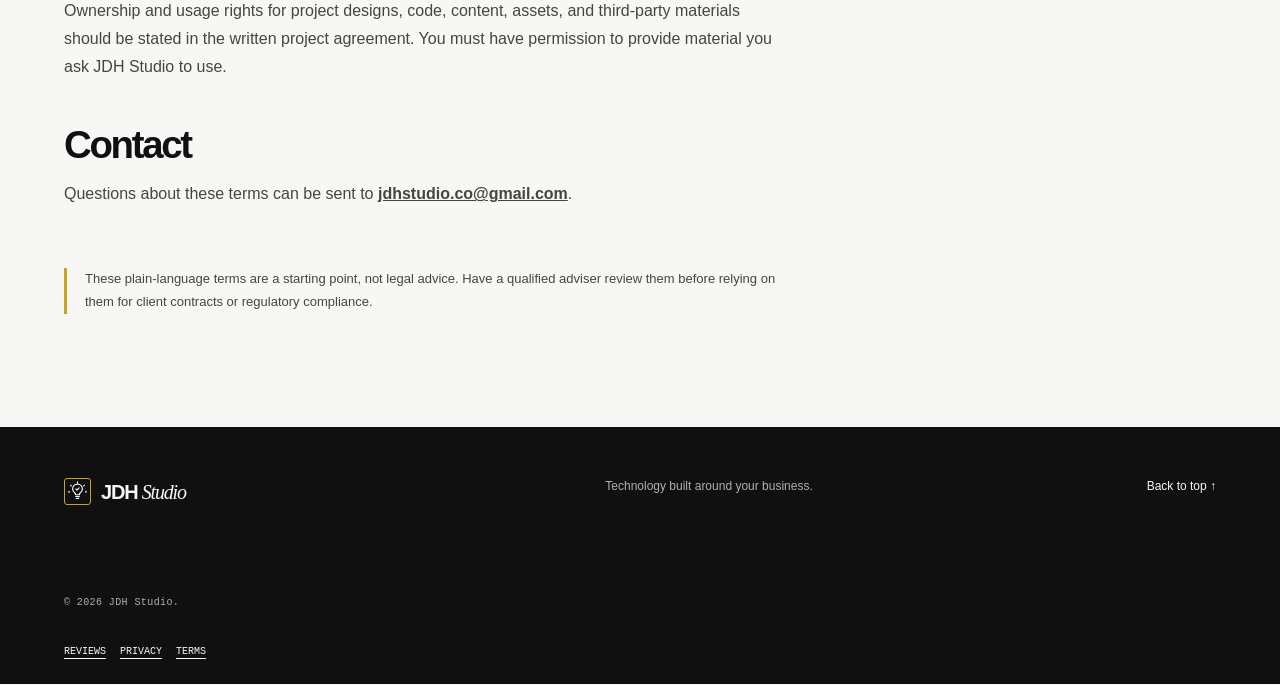
<file: terms.html>
<!doctype html>
<html lang="en">
  <head>
    <meta charset="UTF-8" />
    <meta name="viewport" content="width=device-width, initial-scale=1.0" />
    <meta name="robots" content="index,follow" />
    <meta
      name="description"
      content="JDH Studio terms for website enquiries, projects, services, and review submissions."
    />
    <title>Terms — JDH Studio</title>
    <link rel="icon" href="favicon.svg" type="image/svg+xml" />
    <link rel="canonical" href="https://jdhstudio.co/terms.html" />
    <link rel="stylesheet" href="styles.css" />
  </head>
  <body>
    <a class="skip-link" href="#main">Skip to content</a>
    <header class="site-header inner-header">
      <a class="brand" href="index.html" aria-label="JDH Studio home"
        ><span class="brand-mark">J</span><span>JDH <em>Studio</em></span></a
      >
      <button
        class="menu-toggle"
        type="button"
        aria-expanded="false"
        aria-controls="site-nav"
      >
        <span></span><span></span><span></span
        ><span class="sr-only">Open menu</span>
      </button>
      <nav id="site-nav" class="site-nav" aria-label="Primary navigation">
        <a href="studio.html">Studio</a><a href="services.html">Services</a
        ><a href="work.html">Work</a><a href="contact.html">Contact</a
        ><a
          class="nav-cta"
          href="https://wa.me/2348158535742?text=Hi%20JDH%20Studio%2C%20I%27d%20like%20to%20talk%20about%20a%20project."
          target="_blank"
          rel="noopener"
          >WhatsApp us ↗</a
        >
      </nav>
    </header>
    <main id="main">
      <section class="page-hero section-shell">
        <p class="eyebrow"><span></span> Working together</p>
        <h1>Clear terms for <i>good work.</i></h1>
        <p>
          These are the general terms for using the JDH Studio website and
          starting a project conversation.
        </p>
      </section>
      <article class="legal-content section-shell">
        <p class="legal-updated">Last updated: 20 August 2026</p>
        <h2>Website information</h2>
        <p>
          This website describes JDH Studio services and selected work. It is
          provided for general information and does not create a client
          relationship or guarantee a particular result.
        </p>
        <h2>Project agreements</h2>
        <p>
          Every paid project should have a written agreement or approved
          proposal describing the scope, deliverables, timing, responsibilities,
          payment terms, revisions, hosting, ownership, and support. The work
          and budget depend on the actual requirements.
        </p>
        <h2>Client responsibilities</h2>
        <p>
          Clients are responsible for providing accurate information, access,
          approvals, content, licences, and timely feedback needed for the
          agreed work. Delays in those items may affect delivery timing.
        </p>
        <h2>Third-party services</h2>
        <p>
          Projects may use hosting providers, domains, payment platforms, APIs,
          automation tools, or other third-party services. Their availability,
          pricing, policies, and performance may be outside JDH Studio’s
          control.
        </p>
        <h2>Reviews and permissions</h2>
        <p>
          By submitting a review, you confirm that it reflects your experience.
          Selecting “Yes” in the permission field allows JDH Studio to manually
          approve and publish the review. A review is not published with a
          person’s name, company, project details, or image without appropriate
          permission.
        </p>
        <h2>Intellectual property</h2>
        <p>
          Ownership and usage rights for project designs, code, content, assets,
          and third-party materials should be stated in the written project
          agreement. You must have permission to provide material you ask JDH
          Studio to use.
        </p>
        <h2>Contact</h2>
        <p>
          Questions about these terms can be sent to
          <a href="mailto:jdhstudio.co@gmail.com">jdhstudio.co@gmail.com</a>.
        </p>
        <p class="legal-note">
          These plain-language terms are a starting point, not legal advice.
          Have a qualified adviser review them before relying on them for client
          contracts or regulatory compliance.
        </p>
      </article>
    </main>
    <footer class="footer section-shell">
      <a class="brand" href="index.html"
        ><span class="brand-mark">J</span><span>JDH <em>Studio</em></span></a
      >
      <p>Technology built around your business.</p>
      <a class="back-top" href="#main">Back to top ↑</a
      ><small>© <span data-year></span> JDH Studio.</small>
    </footer>
    <script src="script.js"></script>
  </body>
</html>
</file>
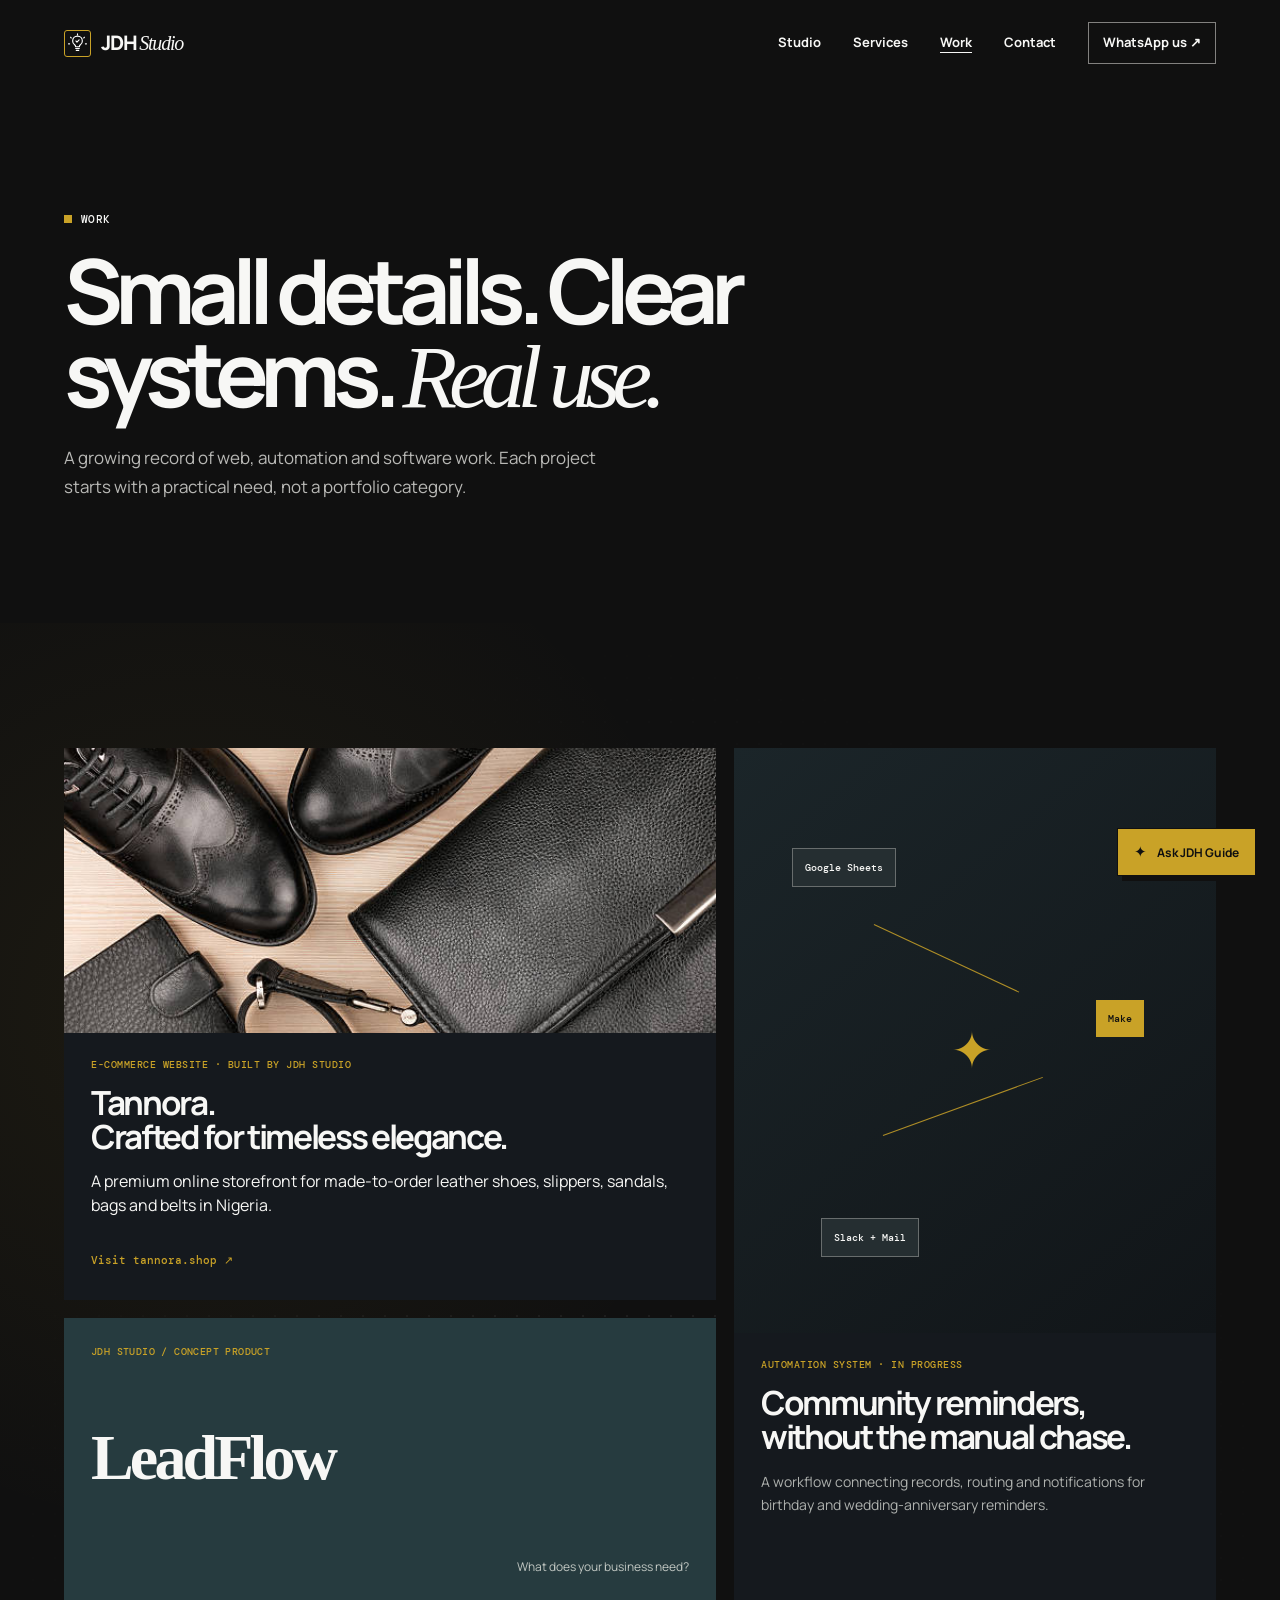
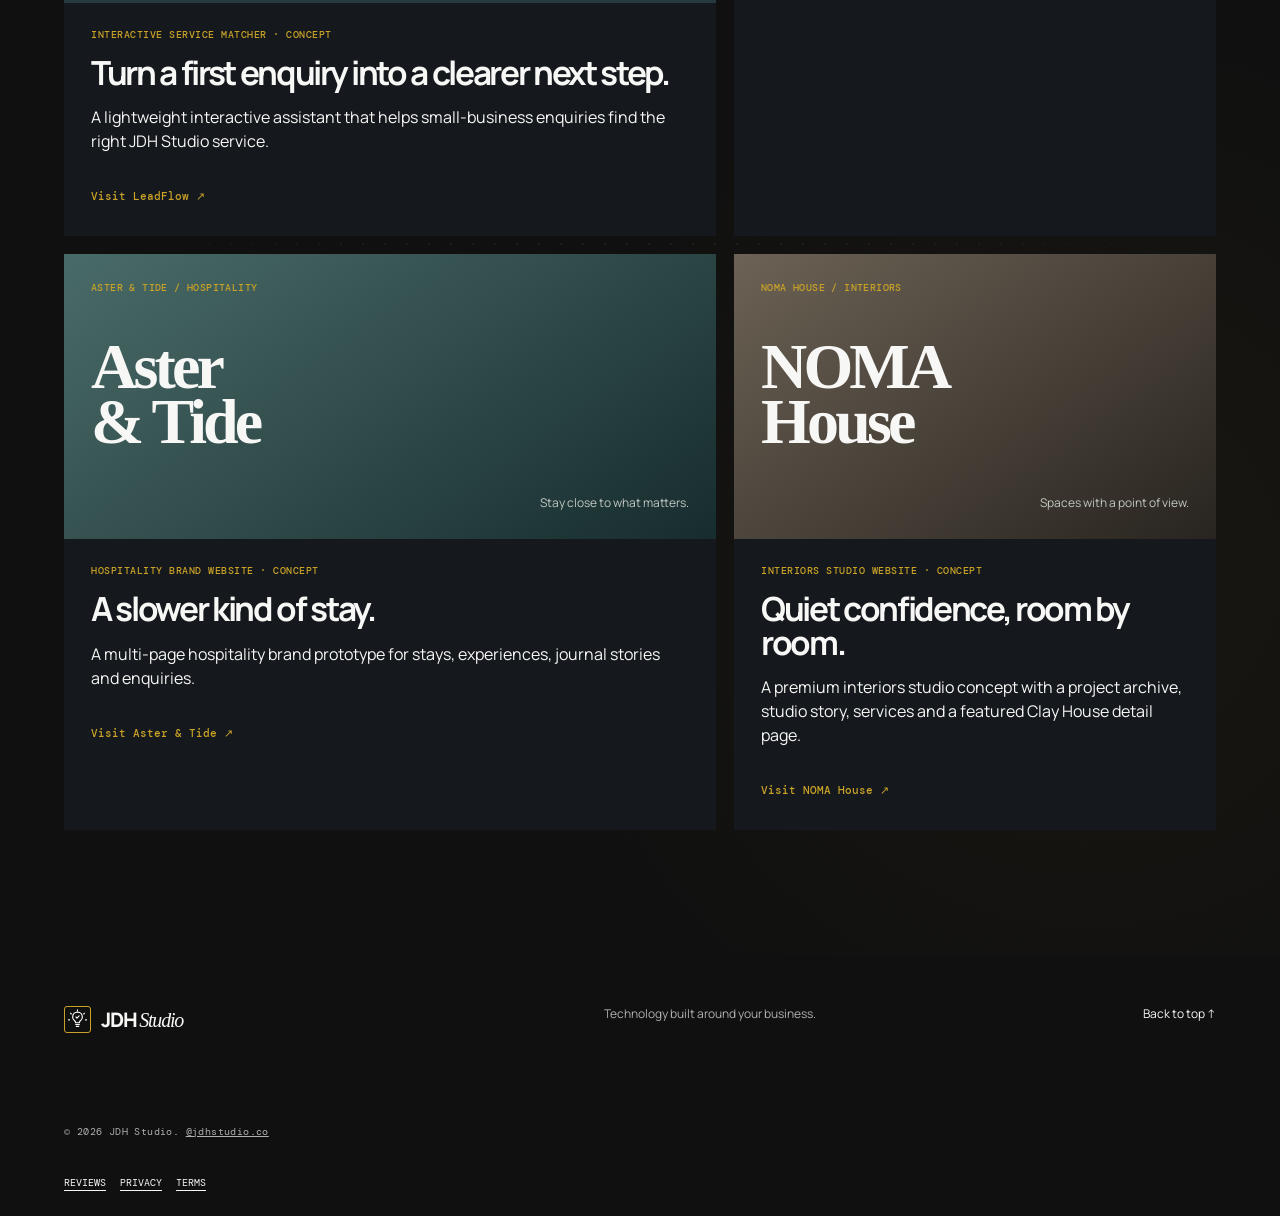
<file: work.html>
<!doctype html>
<html lang="en">
  <head>
    <meta charset="UTF-8" />
    <meta name="viewport" content="width=device-width,initial-scale=1" />
    <meta
      name="description"
      content="Explore selected websites, automation systems, software experiments, and technical directions from JDH Studio."
    />
    <meta property="og:title" content="Work — JDH Studio" />
    <meta property="og:description" content="Selected websites, automation systems, and software directions built around practical needs." />
    <meta property="og:type" content="website" />
    <meta property="og:url" content="https://jdhstudio.co/work.html" />
    <meta property="og:site_name" content="JDH Studio" />
    <meta property="og:image" content="https://jdhstudio.co/assets/tannora-preview.jpg" />
    <meta name="twitter:card" content="summary_large_image" />
    <meta name="twitter:title" content="Work — JDH Studio" />
    <meta name="twitter:description" content="Selected websites, automation systems, and software directions built around practical needs." />
    <title>Work — JDH Studio</title>
    <link rel="icon" href="favicon.svg" type="image/svg+xml" />
    <link rel="canonical" href="https://jdhstudio.co/work.html" />
    <link rel="preconnect" href="https://fonts.googleapis.com" />
    <link rel="preconnect" href="https://fonts.gstatic.com" crossorigin />
    <link
      href="https://fonts.googleapis.com/css2?family=DM+Mono:wght@400;500&family=Manrope:wght@400;500;600;700;800&display=swap"
      rel="stylesheet"
    />
    <link rel="stylesheet" href="styles.css" />
  </head>
  <body>
    <a class="skip-link" href="#main">Skip to content</a>
    <header class="site-header inner-header">
      <a class="brand" href="index.html"
        ><span class="brand-mark">J</span><span>JDH <em>Studio</em></span></a
      ><button
        class="menu-toggle"
        type="button"
        aria-expanded="false"
        aria-controls="site-nav"
      >
        <span></span><span></span><span></span
        ><span class="sr-only">Open menu</span>
      </button>
      <nav id="site-nav" class="site-nav" aria-label="Primary navigation">
        <a href="studio.html">Studio</a><a href="services.html">Services</a
        ><a href="work.html" aria-current="page">Work</a
        ><a href="contact.html">Contact</a
        ><a
          class="nav-cta"
          href="https://wa.me/2348158535742?text=Hi%20JDH%20Studio%2C%20I%27d%20like%20to%20talk%20about%20a%20project."
          target="_blank"
          rel="noopener"
          >WhatsApp us ↗</a
        >
      </nav>
    </header>
    <main id="main">
      <section class="page-hero section-shell">
        <p class="eyebrow"><span></span> Work</p>
        <h1>Small details. Clear systems. <i>Real use.</i></h1>
        <p>
          A growing record of web, automation and software work. Each project
          starts with a practical need, not a portfolio category.
        </p>
      </section>
      <section class="work section-shell">
        <div class="project-grid">
          <article class="project tannora-project">
            <a
              class="project-visual tannora-visual"
              href="https://tannora.shop"
              target="_blank"
              rel="noopener"
              aria-label="Visit Tannora shop"
            >
              <img
                src="assets/tannora-preview.jpg"
                alt="Tannora leather essentials shop preview"
                loading="lazy"
                width="612"
                height="408"
              />
            </a>
            <div class="project-info">
              <p class="project-type">E-commerce website · Built by JDH Studio</p>
              <h3>Tannora.<br />Crafted for timeless elegance.</h3>
              <p>
                A premium online storefront for made-to-order leather shoes,
                slippers, sandals, bags and belts in Nigeria.
              </p>
              <a
                class="project-link"
                href="https://tannora.shop"
                target="_blank"
                rel="noopener"
                >Visit tannora.shop ↗</a
              >
            </div>
          </article>
          <article class="project project-feature">
            <div class="project-visual automation-visual">
              <div class="flow-card flow-a">Google Sheets</div>
              <div class="flow-line line-a"></div>
              <div class="flow-card flow-b">Make</div>
              <div class="flow-line line-b"></div>
              <div class="flow-card flow-c">Slack + Mail</div>
              <div class="flow-node">✦</div>
            </div>
            <div class="project-info">
              <p class="project-type">Automation system · In progress</p>
              <h3>Community reminders, without the manual chase.</h3>
              <p>
                A workflow connecting records, routing and notifications for
                birthday and wedding-anniversary reminders.
              </p>
            </div>
          </article>
          <article class="project">
            <a
              class="project-visual leadflow-visual"
              href="https://johnnwaokolo.github.io/jdhstudio-leadflow/"
              target="_blank"
              rel="noopener"
              aria-label="Visit LeadFlow"
            >
              <span class="visual-kicker">JDH Studio / concept product</span>
              <strong>LeadFlow</strong>
              <span class="visual-prompt">What does your business need?</span>
            </a>
            <div class="project-info">
              <p class="project-type">Interactive service matcher · Concept</p>
              <h3>Turn a first enquiry into a clearer next step.</h3>
              <p>
                A lightweight interactive assistant that helps small-business
                enquiries find the right JDH Studio service.
              </p>
              <a class="project-link" href="https://johnnwaokolo.github.io/jdhstudio-leadflow/" target="_blank" rel="noopener">Visit LeadFlow ↗</a>
            </div>
          </article>
          <article class="project">
            <a
              class="project-visual aster-visual"
              href="https://johnnwaokolo.github.io/aster-and-tide/"
              target="_blank"
              rel="noopener"
              aria-label="Visit Aster and Tide"
            >
              <span class="visual-kicker">Aster &amp; Tide / hospitality</span>
              <strong>Aster<br />&amp; Tide</strong>
              <span class="visual-prompt">Stay close to what matters.</span>
            </a>
            <div class="project-info">
              <p class="project-type">Hospitality brand website · Concept</p>
              <h3>A slower kind of stay.</h3>
              <p>
                A multi-page hospitality brand prototype for stays, experiences,
                journal stories and enquiries.
              </p>
              <a class="project-link" href="https://johnnwaokolo.github.io/aster-and-tide/" target="_blank" rel="noopener">Visit Aster &amp; Tide ↗</a>
            </div>
          </article>
          <article class="project">
            <a
              class="project-visual noma-visual"
              href="https://johnnwaokolo.github.io/jdhstudio-noma-house/"
              target="_blank"
              rel="noopener"
              aria-label="Visit NOMA House"
            >
              <span class="visual-kicker">NOMA House / interiors</span>
              <strong>NOMA<br />House</strong>
              <span class="visual-prompt">Spaces with a point of view.</span>
            </a>
            <div class="project-info">
              <p class="project-type">Interiors studio website · Concept</p>
              <h3>Quiet confidence, room by room.</h3>
              <p>
                A premium interiors studio concept with a project archive,
                studio story, services and a featured Clay House detail page.
              </p>
              <a class="project-link" href="https://johnnwaokolo.github.io/jdhstudio-noma-house/" target="_blank" rel="noopener">Visit NOMA House ↗</a>
            </div>
          </article>
        </div>
      </section>
    </main>
    <footer class="footer section-shell">
      <a class="brand" href="index.html"
        ><span class="brand-mark">J</span><span>JDH <em>Studio</em></span></a
      >
      <p>Technology built around your business.</p>
      <a class="back-top" href="#main">Back to top ↑</a
      ><small
        >© <span data-year></span> JDH Studio.
        <a
          href="https://instagram.com/jdhstudio.co"
          target="_blank"
          rel="noopener"
          >@jdhstudio.co</a
        ></small
      >
    </footer>
    <script src="script.js"></script>
  </body>
</html>
</file>
<file: styles.css>
:root {
  --ink: #101010;
  --paper: #f7f7f5;
  --soft: #e5e5e2;
  --line: #1010102b;
  --accent: #c9a227;
  --gold-light: #e6ca67;
  --serif: Georgia, serif;
  --sans: Manrope, Arial, sans-serif;
  --mono: "DM Mono", monospace;
}
* {
  box-sizing: border-box;
}
html {
  scroll-behavior: smooth;
}
body {
  margin: 0;
  background: var(--paper);
  color: var(--ink);
  font: 16px/1.5 var(--sans);
}
.section-shell {
  padding-inline: max(5vw, 24px);
}
.skip-link {
  position: fixed;
  z-index: 20;
  top: -100px;
  left: 16px;
  background: var(--accent);
  color: var(--ink);
  padding: 10px 14px;
}
.skip-link:focus {
  top: 12px;
}
.site-header {
  height: 86px;
  display: flex;
  align-items: center;
  justify-content: space-between;
  padding: 0 max(5vw, 24px);
  position: absolute;
  z-index: 5;
  width: 100%;
  color: var(--paper);
}
.brand {
  display: inline-flex;
  align-items: center;
  gap: 10px;
  font-weight: 800;
  letter-spacing: -0.06em;
  font-size: 20px;
  color: inherit;
  text-decoration: none;
}
.brand em {
  font-family: var(--serif);
  font-weight: 400;
}
.brand-mark {
  display: grid;
  place-items: center;
  width: 27px;
  height: 27px;
  background: var(--accent);
  color: var(--ink);
  font: 500 15px var(--mono);
}
.site-nav {
  display: flex;
  align-items: center;
  gap: 32px;
}
.site-nav a {
  color: inherit;
  text-decoration: none;
  font-size: 13px;
  font-weight: 700;
}
.site-nav a:not(.nav-cta):hover {
  text-decoration: underline;
  text-underline-offset: 5px;
}
.nav-cta {
  border: 1px solid #f4f2ed80;
  padding: 10px 14px;
}
.menu-toggle {
  display: none;
}
.hero {
  min-height: 750px;
  background: var(--ink);
  color: var(--paper);
  position: relative;
  overflow: hidden;
  padding-top: 180px;
  padding-bottom: 78px;
  display: flex;
  flex-direction: column;
  justify-content: center;
}
.hero-grid {
  position: absolute;
  inset: 0;
  background-image:
    linear-gradient(#f4f2ed0e 1px, transparent 1px),
    linear-gradient(90deg, #f4f2ed0e 1px, transparent 1px);
  background-size: 57px 57px;
  mask-image: linear-gradient(90deg, #000 10%, transparent 77%);
}
.hero-copy {
  position: relative;
  max-width: 820px;
  z-index: 1;
}
.eyebrow,
.section-label {
  font: 500 11px var(--mono);
  letter-spacing: 0.04em;
  text-transform: uppercase;
}
.eyebrow {
  display: flex;
  gap: 9px;
  align-items: center;
}
.eyebrow span {
  width: 8px;
  height: 8px;
  background: var(--accent);
  display: inline-block;
}
.hero h1,
.section-top h2,
.process h2,
.principles h2,
.contact h2 {
  font-size: clamp(3.2rem, 7vw, 7rem);
  line-height: 0.93;
  letter-spacing: -0.085em;
  margin: 22px 0 28px;
  font-weight: 700;
}
.hero h1 i,
h2 i {
  font-family: var(--serif);
  font-weight: 400;
}
.hero-text {
  max-width: 535px;
  font-size: 18px;
  line-height: 1.65;
  color: #c8c9c6;
  margin: 0;
}
.hero-actions {
  display: flex;
  gap: 12px;
  margin-top: 38px;
}
.button {
  display: inline-flex;
  gap: 23px;
  align-items: center;
  justify-content: space-between;
  font: 700 13px var(--sans);
  text-decoration: none;
  border: 1px solid transparent;
  padding: 14px 16px;
  cursor: pointer;
  transition:
    transform 0.2s,
    background 0.2s;
}
.button:hover {
  transform: translateY(-2px);
}
.button-primary {
  background: var(--accent);
  color: var(--ink);
}
.button-primary span {
  font-size: 18px;
}
.button-secondary {
  border-color: #f4f2ed73;
  color: var(--paper);
}
.hero-art {
  position: absolute;
  right: 6vw;
  top: 50%;
  width: 390px;
  height: 390px;
  transform: translateY(-45%);
  opacity: 0.95;
}
.orbit {
  position: absolute;
  border: 1px solid #d8ff5459;
  border-radius: 50%;
  left: 50%;
  top: 50%;
  transform: translate(-50%, -50%);
}
.orbit-a {
  width: 370px;
  height: 150px;
  transform: translate(-50%, -50%) rotate(31deg);
}
.orbit-b {
  width: 370px;
  height: 150px;
  transform: translate(-50%, -50%) rotate(-31deg);
}
.orbit-c {
  width: 260px;
  height: 260px;
  border-color: #f4f2ed38;
}
.core {
  position: absolute;
  inset: 0;
  margin: auto;
  width: 112px;
  height: 112px;
  border-radius: 50%;
  background: var(--accent);
  color: var(--ink);
  display: flex;
  flex-direction: column;
  align-items: center;
  justify-content: center;
  line-height: 1;
}
.core span {
  font: 500 28px var(--mono);
}
.core small {
  font: 500 8px var(--mono);
  letter-spacing: 0.16em;
  margin-top: 7px;
}
.signal {
  position: absolute;
  font: 500 9px var(--mono);
  letter-spacing: 0.05em;
  display: flex;
  gap: 7px;
  align-items: center;
  color: #d4d6cc;
}
.signal b {
  width: 6px;
  height: 6px;
  background: var(--accent);
  border-radius: 100%;
  box-shadow: 0 0 0 5px #d8ff541f;
}
.signal-one {
  top: 62px;
  right: 3px;
}
.signal-two {
  bottom: 65px;
  right: 0;
}
.signal-three {
  bottom: 10px;
  left: 50px;
}
.hero-footer {
  position: absolute;
  bottom: 33px;
  left: max(5vw, 24px);
  right: max(5vw, 24px);
  display: flex;
  justify-content: space-between;
  font: 500 10px var(--mono);
  letter-spacing: 0.05em;
  text-transform: uppercase;
}
.hero-footer p {
  margin: 0;
  color: #8d908c;
}
.hero-footer a {
  color: var(--paper);
  text-decoration: none;
}
.hero-footer a span {
  color: var(--accent);
  padding-left: 8px;
}
.intro {
  padding-top: 155px;
  padding-bottom: 155px;
  display: grid;
  grid-template-columns: 1fr 2.3fr;
  gap: 9vw;
}
.section-label {
  display: flex;
  gap: 15px;
  align-items: center;
  margin: 0;
}
.section-label span {
  color: #777;
}
.section-label p {
  margin: 0;
}
.display-copy {
  font-size: clamp(2rem, 3.75vw, 4rem);
  letter-spacing: -0.07em;
  line-height: 1.08;
  max-width: 890px;
  margin: 0;
}
.display-copy strong {
  font-family: var(--serif);
  font-weight: 400;
}
.body-copy {
  font-size: 17px;
  max-width: 455px;
  line-height: 1.7;
  margin: 34px 0 0;
}
.services {
  background: var(--soft);
  padding-top: 126px;
  padding-bottom: 120px;
}
.section-top {
  display: flex;
  justify-content: space-between;
  align-items: flex-start;
  margin-bottom: 70px;
}
.section-top h2 {
  font-size: clamp(2.4rem, 5vw, 5.3rem);
  margin: 0;
}
.service-list {
  border-top: 1px solid var(--line);
}
.service-card {
  display: grid;
  grid-template-columns: 16% 1fr 34px;
  gap: 30px;
  padding: 28px 0;
  border-bottom: 1px solid var(--line);
  align-items: start;
  transition: padding 0.25s;
}
.service-card:hover {
  padding-inline: 15px;
}
.service-number,
.project-type {
  font: 500 10px var(--mono);
  letter-spacing: 0.05em;
  text-transform: uppercase;
}
.service-card h3 {
  font-size: clamp(1.6rem, 2.7vw, 3rem);
  line-height: 0.98;
  letter-spacing: -0.075em;
  margin: 0;
}
.service-card p {
  max-width: 485px;
  font-size: 14px;
  line-height: 1.6;
  margin: 17px 0 0;
}
.service-card a {
  color: inherit;
  text-decoration: none;
  font-size: 27px;
  line-height: 1;
}
.work {
  background: var(--ink);
  color: var(--paper);
  padding-top: 125px;
  padding-bottom: 125px;
}
.work .section-label span {
  color: #858782;
}
.project-grid {
  display: grid;
  grid-template-columns: 1.15fr 0.85fr;
  gap: 18px;
}
.project {
  background: #15191e;
}
.project-feature {
  grid-row: span 2;
}
.project-visual {
  height: 285px;
  position: relative;
  overflow: hidden;
  background: #1b2128;
}
.project-feature .project-visual {
  height: 585px;
}
.project-info {
  padding: 25px 27px 30px;
}
.project-type {
  color: var(--accent);
  margin: 0 0 15px;
}
.project-info h3 {
  font-size: clamp(1.6rem, 2.6vw, 2.8rem);
  line-height: 1;
  letter-spacing: -0.07em;
  margin: 0;
}
.project-info > p:last-child {
  max-width: 470px;
  margin: 17px 0 0;
  color: #aeb1ae;
  font-size: 14px;
  line-height: 1.65;
}
.automation-visual {
  background: linear-gradient(140deg, #1b2529, #111518);
}
.leadflow-visual,
.aster-visual,
.noma-visual {
  display: flex;
  flex-direction: column;
  justify-content: space-between;
  padding: 27px;
  color: var(--paper);
  text-decoration: none;
}
.visual-kicker {
  color: var(--accent);
  font: 500 10px var(--mono);
  letter-spacing: 0.04em;
  text-transform: uppercase;
}
.leadflow-visual strong,
.aster-visual strong,
.noma-visual strong {
  font: 700 clamp(2.2rem, 5vw, 4.2rem)/0.86 var(--serif);
  letter-spacing: -0.06em;
}
.visual-prompt {
  align-self: flex-end;
  color: #c2c8c3;
  font-size: 12px;
}
.leadflow-visual {
  background: #263b3f;
}
.aster-visual {
  background: linear-gradient(145deg, #496b68, #172c2e);
}
.noma-visual {
  background: linear-gradient(145deg, #6c6255, #28241f);
}
.flow-card {
  position: absolute;
  border: 1px solid #f4f2ed52;
  background: #252e31;
  padding: 12px;
  font: 500 10px var(--mono);
}
.flow-a {
  left: 12%;
  top: 17%;
}
.flow-b {
  right: 15%;
  top: 43%;
  background: var(--accent);
  color: var(--ink);
  border: 0;
}
.flow-c {
  left: 18%;
  bottom: 13%;
}
.flow-line {
  position: absolute;
  height: 1px;
  background: var(--accent);
  opacity: 0.85;
  transform-origin: left;
}
.line-a {
  width: 160px;
  left: 29%;
  top: 30%;
  transform: rotate(25deg);
}
.line-b {
  width: 170px;
  left: 31%;
  top: 66%;
  transform: rotate(-20deg);
}
.flow-node {
  position: absolute;
  top: 45%;
  left: 45%;
  font-size: 50px;
  color: var(--accent);
}
.web-visual {
  display: grid;
  place-items: center;
  background: #d9d6cc;
}
.browser {
  width: 69%;
  height: 65%;
  background: #0c1014;
  padding: 13px;
  box-shadow: 14px 14px 0 #0a0d1130;
  transform: rotate(-5deg);
}
.browser-top {
  display: flex;
  gap: 4px;
}
.browser-top i {
  width: 5px;
  height: 5px;
  border-radius: 50%;
  background: var(--accent);
}
.browser-screen {
  height: calc(100% - 15px);
  border: 1px solid #d8ff548c;
  margin-top: 9px;
  padding: 17px;
  color: var(--paper);
  display: flex;
  flex-direction: column;
  justify-content: space-between;
}
.browser-screen span {
  font: 700 clamp(18px, 2.8vw, 33px)/0.88 var(--sans);
  letter-spacing: -0.08em;
}
.browser-screen b {
  width: 55%;
  height: 2px;
  background: var(--accent);
}
.browser-screen small {
  font: 500 7px var(--mono);
  letter-spacing: 0.12em;
}
.code-visual {
  background: #101419;
  padding: 37px;
}
.code-visual pre {
  margin: 0;
  color: #b9c4ba;
  font: 13px/1.9 var(--mono);
}
.code-visual code {
  color: #d8ff54;
}
.code-dot {
  position: absolute;
  width: 15px;
  height: 15px;
  border-radius: 50%;
  background: var(--accent);
  right: 28px;
  bottom: 25px;
}
.work-note {
  font-size: 16px;
  margin: 54px 0 0;
  color: #aeb1ae;
}
.work-note a {
  color: var(--accent);
  text-decoration: none;
  margin-left: 6px;
}
.process {
  padding-top: 130px;
  padding-bottom: 130px;
  display: grid;
  grid-template-columns: 1fr 2.3fr;
  gap: 9vw;
}
.process-heading {
  margin-bottom: 58px;
}
.process h2 {
  font-size: clamp(2.8rem, 5vw, 5.3rem);
  margin: 0;
}
.process-heading > p {
  max-width: 390px;
  margin: 25px 0 0;
  font-size: 16px;
}
.process-list {
  grid-column: 2;
  margin: 0;
  padding: 0;
  list-style: none;
  border-top: 1px solid var(--line);
}
.process-list li {
  display: grid;
  grid-template-columns: 16% 1fr;
  padding: 23px 0;
  border-bottom: 1px solid var(--line);
}
.process-list li > span {
  font: 500 10px var(--mono);
  color: #777;
}
.process-list h3 {
  font-size: 26px;
  letter-spacing: -0.06em;
  line-height: 1;
  margin: 0;
}
.process-list p {
  font-size: 14px;
  max-width: 440px;
  margin: 9px 0 0;
}
.principles {
  padding-bottom: 130px;
}
.principles-panel {
  padding: 70px;
  min-height: 510px;
  background: var(--accent);
  display: flex;
  flex-direction: column;
  justify-content: space-between;
}
.principles h2 {
  font-size: clamp(2.7rem, 5vw, 5.2rem);
  margin: 24px 0;
}
.principle-grid {
  display: grid;
  grid-template-columns: repeat(4, 1fr);
  gap: 30px;
}
.principle-grid p {
  font-size: 13px;
  line-height: 1.55;
  margin: 0;
}
.principle-grid b {
  display: block;
  font-size: 15px;
  margin-bottom: 7px;
}
.contact {
  padding-top: 125px;
  padding-bottom: 125px;
  background: var(--soft);
  display: grid;
  grid-template-columns: 1fr 1fr;
  gap: 9vw;
}
.contact h2 {
  font-size: clamp(2.8rem, 5vw, 5.2rem);
  margin: 23px 0;
}
.contact-intro > p:last-child {
  max-width: 380px;
  font-size: 16px;
  line-height: 1.65;
}
.contact-form {
  padding-top: 10px;
}
.form-row {
  border-top: 1px solid var(--line);
  padding: 16px 0;
}
.form-row:last-of-type {
  border-bottom: 1px solid var(--line);
}
label {
  display: block;
  font-size: 12px;
  font-weight: 700;
  margin-bottom: 8px;
}
label span {
  font-weight: 400;
  color: #777;
}
input,
textarea {
  display: block;
  width: 100%;
  border: 0;
  background: transparent;
  padding: 2px 0;
  font: 16px var(--sans);
  color: var(--ink);
  outline-offset: 6px;
  resize: vertical;
}
.contact-form .button {
  margin-top: 24px;
}
.form-note {
  font-size: 11px;
  line-height: 1.5;
  color: #656762;
  margin: 15px 0 0;
}
.form-note code {
  font-family: var(--mono);
}
.reviews-preview {
  padding-top: 105px;
  padding-bottom: 105px;
}
.review-preview-grid,
.reviews-layout {
  display: grid;
  grid-template-columns: minmax(0, 0.9fr) minmax(0, 1.1fr);
  gap: 8vw;
  align-items: center;
  margin-top: 35px;
}
.review-card {
  border: 1px solid var(--line);
  background: var(--paper);
  padding: 34px;
  box-shadow: 9px 9px 0 var(--ink);
}
.review-stars {
  margin: 0 0 20px;
  color: var(--accent);
  font-size: 22px;
  letter-spacing: 0.12em;
}
.review-card blockquote {
  margin: 0;
  font: 400 clamp(1.8rem, 3.2vw, 3.5rem)/1.02 var(--serif);
}
.review-author {
  margin: 30px 0 3px;
  font-weight: 800;
}
.review-context,
.legal-updated {
  margin: 0;
  color: #656762;
  font: 500 10px var(--mono);
  letter-spacing: 0.05em;
  text-transform: uppercase;
}
.review-preview-copy h2,
.review-invite h2 {
  margin: 0 0 20px;
  font-size: clamp(2.5rem, 5vw, 5rem);
  line-height: 0.95;
  letter-spacing: -0.08em;
}
.review-preview-copy p,
.review-invite p,
.questionnaire-band > p:not(.eyebrow) {
  max-width: 510px;
  color: #656762;
  line-height: 1.7;
}
.review-form-section,
.questionnaire-band {
  padding-top: 90px;
  padding-bottom: 90px;
  background: var(--soft);
}
.review-form {
  max-width: 720px;
  margin: 0 auto;
}
.rating-field {
  border: 0;
  border-bottom: 1px solid var(--line);
  margin: 0;
  padding: 20px 0;
}
.rating-field legend {
  padding: 0;
  font-size: 13px;
  font-weight: 700;
}
.rating-options {
  display: flex;
  flex-wrap: wrap;
  gap: 10px;
  margin-top: 12px;
}
.rating-options label {
  border: 1px solid var(--line);
  padding: 8px 10px;
  font: 500 11px var(--mono);
  cursor: pointer;
}
.rating-options input {
  display: inline-block;
  width: auto;
  margin: 0 4px 0 0;
}
.review-form select {
  width: 100%;
  border: 0;
  background: transparent;
  padding: 2px 0;
  color: var(--ink);
  font: 16px var(--sans);
}
.questionnaire-band h2 {
  max-width: 780px;
  margin: 18px 0 20px;
  font-size: clamp(2.5rem, 5vw, 5rem);
  line-height: 0.95;
  letter-spacing: -0.08em;
}
.questionnaire-band > p:not(.eyebrow) {
  margin-bottom: 28px;
}
.legal-content {
  max-width: 900px;
  padding-top: 85px;
  padding-bottom: 100px;
}
.legal-content h2 {
  margin: 45px 0 12px;
  font-size: clamp(1.8rem, 3vw, 3rem);
  line-height: 1;
  letter-spacing: -0.06em;
}
.legal-content p {
  max-width: 720px;
  color: #444641;
  line-height: 1.75;
}
.legal-content a {
  color: inherit;
  font-weight: 700;
}
.legal-note {
  border-left: 3px solid var(--accent);
  margin-top: 60px;
  padding-left: 18px;
  font-size: 13px;
}
.footer-legal-links {
  grid-column: 1 / -1;
  display: flex;
  flex-wrap: wrap;
  gap: 14px;
  margin-top: 18px;
  font: 10px var(--mono);
  text-transform: uppercase;
}
.footer-legal-links a {
  color: var(--paper);
  text-underline-offset: 4px;
}
.footer {
  background: var(--ink);
  color: var(--paper);
  padding-top: 50px;
  padding-bottom: 27px;
  display: grid;
  grid-template-columns: 1fr 1fr auto;
  gap: 20px;
  align-items: start;
}
.footer p,
.footer small,
.back-top {
  margin: 0;
  font-size: 12px;
  color: #aeb1ae;
}
.back-top {
  color: var(--paper);
  text-decoration: none;
}
.footer small {
  grid-column: 1/-1;
  margin-top: 70px;
  font: 10px var(--mono);
  letter-spacing: 0.04em;
}
.reveal {
  opacity: 0;
  transform: translateY(18px);
  transition:
    opacity 0.65s ease,
    transform 0.65s ease;
}
.reveal.is-visible {
  opacity: 1;
  transform: none;
}
@media (max-width: 800px) {
  .review-preview-grid,
  .reviews-layout {
    grid-template-columns: 1fr;
    gap: 45px;
  }
  .review-card {
    padding: 25px;
  }
  .site-header {
    height: 74px;
  }
  .menu-toggle {
    display: flex;
    width: 38px;
    height: 38px;
    padding: 8px;
    flex-direction: column;
    justify-content: center;
    gap: 5px;
    border: 1px solid #f4f2ed66;
    background: transparent;
  }
  .menu-toggle span:not(.sr-only) {
    height: 1px;
    background: var(--paper);
    width: 100%;
  }
  .site-nav {
    display: none;
    position: absolute;
    top: 74px;
    left: 0;
    right: 0;
    background: var(--ink);
    padding: 18px max(5vw, 24px) 25px;
    align-items: stretch;
    gap: 0;
    border-top: 1px solid #f4f2ed2e;
  }
  .site-nav.open {
    display: flex;
    flex-direction: column;
  }
  .site-nav a {
    padding: 12px 0;
  }
  .site-nav .nav-cta {
    margin-top: 8px;
    text-align: center;
  }
  .hero {
    min-height: 700px;
    padding-top: 135px;
    padding-bottom: 100px;
  }
  .hero-art {
    width: 250px;
    height: 250px;
    right: -59px;
    top: 47%;
    opacity: 0.56;
  }
  .hero h1 {
    font-size: clamp(3.2rem, 11vw, 5rem);
  }
  .hero-text {
    font-size: 16px;
    max-width: 440px;
  }
  .hero-footer {
    bottom: 28px;
  }
  .hero-footer p {
    display: none;
  }
  .intro,
  .process,
  .contact {
    grid-template-columns: 1fr;
    gap: 38px;
    padding-top: 90px;
    padding-bottom: 90px;
  }
  .section-top {
    display: block;
    margin-bottom: 45px;
  }
  .section-top h2 {
    margin-top: 25px;
  }
  .services,
  .work {
    padding-top: 90px;
    padding-bottom: 90px;
  }
  .service-card {
    grid-template-columns: 50px 1fr 25px;
    gap: 14px;
  }
  .service-card p {
    font-size: 13px;
  }
  .project-grid {
    grid-template-columns: 1fr;
  }
  .project-feature {
    grid-row: auto;
  }
  .project-feature .project-visual {
    height: 350px;
  }
  .project-visual {
    height: 260px;
  }
  .process-heading {
    margin-bottom: 4px;
  }
  .process-list {
    grid-column: auto;
  }
  .principles {
    padding-bottom: 90px;
  }
  .principles-panel {
    padding: 35px 26px;
    min-height: 0;
  }
  .principle-grid {
    grid-template-columns: 1fr 1fr;
    gap: 26px 20px;
    margin-top: 25px;
  }
  .contact {
    gap: 32px;
  }
  .footer {
    grid-template-columns: 1fr auto;
  }
  .footer p {
    display: none;
  }
  .footer small {
    margin-top: 36px;
  }
  .hero-actions {
    flex-wrap: wrap;
  }
  .button {
    padding: 13px 15px;
  }
}
@media (max-width: 430px) {
  .section-shell {
    padding-inline: 20px;
  }
  .hero h1 {
    font-size: 3.25rem;
  }
  .hero-actions {
    display: grid;
    grid-template-columns: 1fr;
  }
  .hero-actions .button {
    width: 100%;
  }
  .hero-art {
    right: -85px;
    top: 44%;
  }
  .hero-footer a {
    font-size: 9px;
  }
  .intro,
  .process,
  .contact {
    padding-top: 75px;
    padding-bottom: 75px;
  }
  .services,
  .work {
    padding-top: 75px;
    padding-bottom: 75px;
  }
  .service-card h3 {
    font-size: 1.55rem;
  }
  .service-card {
    grid-template-columns: 37px 1fr 20px;
    gap: 10px;
  }
  .service-number {
    font-size: 9px;
  }
  .project-info {
    padding: 21px;
  }
  .project-feature .project-visual {
    height: 295px;
  }
  .process-list li {
    grid-template-columns: 42px 1fr;
  }
  .principle-grid {
    grid-template-columns: 1fr;
  }
  .footer {
    padding-inline: 20px;
  }
  .footer .brand {
    font-size: 18px;
  }
  .footer small {
    font-size: 9px;
  }
  .code-visual {
    padding: 27px 20px;
  }
  .code-visual pre {
    font-size: 11px;
  }
}
.sr-only {
  position: absolute;
  width: 1px;
  height: 1px;
  padding: 0;
  margin: -1px;
  overflow: hidden;
  clip: rect(0, 0, 0, 0);
  white-space: nowrap;
  border: 0;
}
.founder {
  background: #15191e;
  color: var(--paper);
  display: grid;
  grid-template-columns: 42% 1fr;
  gap: 9vw;
  align-items: center;
  padding-top: 100px;
  padding-bottom: 100px;
}
.founder-image {
  align-self: stretch;
  min-height: 500px;
  background: var(--accent);
  overflow: hidden;
}
.founder-image img {
  display: block;
  width: 100%;
  height: 100%;
  object-fit: cover;
  object-position: center 24%;
}
.founder h2 {
  font-size: clamp(2.5rem, 4.5vw, 4.6rem);
  line-height: 0.98;
  letter-spacing: -0.08em;
  margin: 24px 0;
}
.founder-copy > p:not(.eyebrow):not(.founder-signoff) {
  max-width: 450px;
  color: #c2c5c1;
  font-size: 16px;
  line-height: 1.7;
}
.founder-signoff {
  font: 700 16px/1.15 var(--sans);
  letter-spacing: -0.04em;
  margin-top: 36px;
}
.founder-signoff span {
  font: 500 10px var(--mono);
  letter-spacing: 0.15em;
  text-transform: uppercase;
  color: var(--accent);
}
@media (max-width: 800px) {
  .founder {
    grid-template-columns: 1fr;
    gap: 35px;
    padding-top: 75px;
    padding-bottom: 75px;
  }
  .founder-image {
    min-height: 430px;
    max-height: 600px;
  }
  .founder-copy {
    padding-right: 0;
  }
}
@media (max-width: 430px) {
  .founder {
    padding-top: 60px;
    padding-bottom: 60px;
  }
  .founder-image {
    min-height: 380px;
  }
  .founder h2 {
    font-size: 2.6rem;
  }
}
.footer-mark {
  grid-column: 1/-1;
  width: 175px;
  height: auto;
  display: block;
  margin-top: 26px;
  mix-blend-mode: screen;
}
.hero {
  background:
    radial-gradient(circle at 76% 44%, #c9a22718 0, transparent 25%), var(--ink);
}
.hero-grid {
  animation: grid-drift 24s linear infinite;
}
.hero-art {
  filter: drop-shadow(0 0 30px #c9a22718);
}
.orbit-a {
  animation: orbit-spin 17s linear infinite;
}
.orbit-b {
  animation: orbit-spin-reverse 23s linear infinite;
}
.orbit-c {
  animation: orbit-pulse 4s ease-in-out infinite;
}
.core {
  box-shadow: 0 0 0 0 #c9a22755;
  animation: core-pulse 3.5s ease-in-out infinite;
}
.signal b {
  background: var(--accent);
  box-shadow: 0 0 0 5px #c9a2271f;
  animation: signal-blink 2.4s ease-in-out infinite;
}
.signal-two b {
  animation-delay: 0.7s;
}
.signal-three b {
  animation-delay: 1.3s;
}
.service-card h3 {
  position: relative;
}
.service-card h3:before {
  content: "✦";
  display: inline-block;
  color: var(--accent);
  font: 500 17px var(--mono);
  margin-right: 12px;
  transform: translateY(-0.12em);
  transition:
    transform 0.25s,
    color 0.25s;
}
.service-card:nth-child(2) h3:before {
  content: "◌";
}
.service-card:nth-child(3) h3:before {
  content: "⌁";
}
.service-card:nth-child(4) h3:before {
  content: "⌘";
}
.service-card:nth-child(5) h3:before {
  content: "✧";
}
.service-card:hover h3:before {
  color: var(--ink);
  transform: translateY(-0.12em) rotate(45deg) scale(1.2);
}
.eyebrow span,
.brand-mark {
  background: var(--accent);
}
.button-primary {
  background: var(--accent);
}
.project-type {
  color: var(--accent);
}
.flow-node,
.code-visual code,
.work-note a {
  color: var(--accent);
}
.flow-card.flow-b {
  background: var(--accent);
}
@keyframes grid-drift {
  from {
    background-position: 0 0;
  }
  to {
    background-position: 57px 57px;
  }
}
@keyframes orbit-spin {
  from {
    transform: translate(-50%, -50%) rotate(31deg);
  }
  to {
    transform: translate(-50%, -50%) rotate(391deg);
  }
}
@keyframes orbit-spin-reverse {
  from {
    transform: translate(-50%, -50%) rotate(-31deg);
  }
  to {
    transform: translate(-50%, -50%) rotate(-391deg);
  }
}
@keyframes orbit-pulse {
  0%,
  100% {
    opacity: 0.45;
    transform: translate(-50%, -50%) scale(0.96);
  }
  50% {
    opacity: 1;
    transform: translate(-50%, -50%) scale(1.04);
  }
}
@keyframes core-pulse {
  0%,
  100% {
    box-shadow: 0 0 0 0 #c9a22700;
  }
  50% {
    box-shadow: 0 0 0 14px #c9a22716;
  }
}
@keyframes signal-blink {
  0%,
  100% {
    opacity: 0.5;
  }
  50% {
    opacity: 1;
  }
}
@media (prefers-reduced-motion: reduce) {
  .hero-grid,
  .orbit-a,
  .orbit-b,
  .orbit-c,
  .core,
  .signal b {
    animation: none;
  }
  .service-card h3:before {
    transition: none;
  }
}
.inner-header {
  position: relative;
  background: var(--ink);
}
.page-hero {
  background: var(--ink);
  color: var(--paper);
  padding-top: 115px;
  padding-bottom: 105px;
}
.page-hero h1 {
  max-width: 980px;
  font-size: clamp(3.3rem, 7vw, 7rem);
  line-height: 0.93;
  letter-spacing: -0.09em;
  margin: 22px 0 25px;
}
.page-hero h1 i {
  font-family: var(--serif);
  font-weight: 400;
}
.page-hero > p:last-child {
  max-width: 570px;
  color: #b9b9b6;
  font-size: 17px;
  line-height: 1.7;
}
.service-page {
  padding-top: 0;
}
.cta-band {
  background: var(--ink);
  color: var(--paper);
  padding-top: 80px;
  padding-bottom: 80px;
}
.cta-band p {
  font: 500 11px var(--mono);
  letter-spacing: 0.05em;
  text-transform: uppercase;
  color: #b9b9b6;
  margin: 0;
}
.cta-band h2 {
  font-size: clamp(2.5rem, 5vw, 5rem);
  letter-spacing: -0.08em;
  line-height: 0.95;
  margin: 18px 0 28px;
}
.contact-links {
  margin-top: 35px;
  display: grid;
  gap: 11px;
}
.contact-links a {
  color: var(--ink);
  font-size: 14px;
  font-weight: 700;
  text-decoration: none;
}
.contact-links a:hover {
  text-decoration: underline;
  text-underline-offset: 4px;
}
.footer small a {
  color: inherit;
}
@media (max-width: 800px) {
  .page-hero {
    padding-top: 86px;
    padding-bottom: 75px;
  }
  .page-hero h1 {
    font-size: clamp(3rem, 11vw, 5rem);
  }
}
img {
  max-width: 100%;
  height: auto;
}
.site-nav a[aria-current="page"] {
  text-decoration: underline;
  text-underline-offset: 5px;
}
@media (min-width: 801px) and (max-width: 1100px) {
  .hero {
    min-height: 700px;
  }
  .hero-art {
    width: 310px;
    height: 310px;
    right: -20px;
    opacity: 0.65;
  }
  .hero-copy {
    max-width: 650px;
  }
  .intro,
  .process,
  .contact {
    gap: 5vw;
  }
  .project-grid {
    grid-template-columns: 1fr 1fr;
  }
  .project-feature .project-visual {
    height: 490px;
  }
  .principles-panel {
    padding: 52px;
  }
  .founder {
    gap: 5vw;
  }
}
@media (max-width: 800px) {
  .site-header {
    padding-inline: 20px;
  }
  .site-nav {
    z-index: 10;
  }
  .hero {
    padding-inline: 20px;
  }
  .hero-copy {
    max-width: 100%;
  }
  .hero-art {
    pointer-events: none;
  }
  .hero h1,
  .page-hero h1 {
    max-width: 700px;
  }
  .section-top h2 {
    max-width: 600px;
  }
  .project-info h3 {
    max-width: 600px;
  }
  .contact-form {
    width: 100%;
  }
  .footer-mark {
    max-width: 150px;
  }
  .founder-image img {
    object-position: center top;
  }
}
@media (max-width: 560px) {
  .hero {
    min-height: 690px;
  }
  .hero-art {
    width: 215px;
    height: 215px;
    right: -105px;
    top: 49%;
  }
  .hero h1 {
    font-size: clamp(2.8rem, 13vw, 4rem);
  }
  .hero-text {
    max-width: 88%;
  }
  .hero-footer {
    left: 20px;
    right: 20px;
  }
  .hero-footer a {
    font-size: 10px;
  }
  .section-top h2 {
    font-size: clamp(2.3rem, 11vw, 3.6rem);
  }
  .project-feature .project-visual {
    height: 300px;
  }
  .flow-line {
    max-width: 100px;
  }
  .principles-panel {
    padding: 30px 22px;
  }
  .contact h2 {
    font-size: clamp(2.4rem, 11vw, 4rem);
  }
  .button {
    min-height: 48px;
  }
  .form-row {
    padding-block: 14px;
  }
}
.hero:after {
  content: "";
  position: absolute;
  inset: auto -8% -15% auto;
  width: 560px;
  height: 260px;
  background: url("assets/jdh-studio-mark.jpg") center/contain no-repeat;
  opacity: 0.1;
  mix-blend-mode: screen;
  pointer-events: none;
  animation: logo-breathe 8s ease-in-out infinite;
}
.intro,
.services,
.work,
.process,
.principles,
.contact {
  position: relative;
  isolation: isolate;
}
.intro:before,
.services:before,
.process:before,
.contact:before {
  content: "";
  position: absolute;
  z-index: -1;
  inset: 0;
  pointer-events: none;
  background-image:
    radial-gradient(circle, #c9a227 1px, transparent 1px),
    linear-gradient(90deg, transparent 49.8%, #c9a22712 50%, transparent 50.2%);
  background-size:
    28px 28px,
    180px 100%;
  mask-image: linear-gradient(
    90deg,
    transparent,
    #000 20%,
    #000 80%,
    transparent
  );
  opacity: 0.12;
  animation: field-drift 28s linear infinite;
}
.services:before,
.contact:before {
  opacity: 0.16;
  background-size:
    38px 38px,
    220px 100%;
}
.work:before {
  content: "";
  position: absolute;
  z-index: -1;
  inset: 0;
  pointer-events: none;
  background:
    radial-gradient(circle at 15% 20%, #c9a22712, transparent 28%),
    radial-gradient(circle at 85% 80%, #c9a2270c, transparent 30%);
  animation: ambient-shift 12s ease-in-out infinite alternate;
}
.section-label:before {
  content: "+";
  color: var(--accent);
  font: 500 15px var(--mono);
  margin-right: -7px;
  animation: signal-blink 2.5s ease-in-out infinite;
}
.project {
  transition:
    transform 0.35s ease,
    box-shadow 0.35s ease;
}
.project:hover {
  transform: translateY(-7px);
  box-shadow: 0 20px 40px #0008;
}
.project:hover .project-visual {
  filter: saturate(1.15);
}
.project-visual {
  transition: filter 0.35s ease;
}
.project-info a,
.service-card a {
  transition:
    transform 0.25s ease,
    color 0.25s ease;
}
.service-card:hover > a {
  transform: translate(4px, -4px);
  color: var(--accent);
}
.footer-mark {
  animation: logo-breathe 8s ease-in-out infinite;
}
@keyframes logo-breathe {
  0%,
  100% {
    opacity: 0.07;
    transform: scale(0.97);
  }
  50% {
    opacity: 0.14;
    transform: scale(1.02);
  }
}
@keyframes field-drift {
  from {
    background-position:
      0 0,
      0 0;
  }
  to {
    background-position:
      56px 56px,
      180px 0;
  }
}
@keyframes ambient-shift {
  from {
    transform: translate3d(-2%, 0, 0) scale(1);
  }
  to {
    transform: translate3d(2%, 1%, 0) scale(1.08);
  }
}
@media (prefers-reduced-motion: reduce) {
  .hero:after,
  .intro:before,
  .services:before,
  .process:before,
  .contact:before,
  .work:before,
  .footer-mark {
    animation: none;
  }
  .project,
  .project-visual {
    transition: none;
  }
}
body:after {
  content: "";
  position: fixed;
  z-index: 30;
  top: 0;
  left: 0;
  width: var(--scroll-progress, 0%);
  height: 2px;
  background: var(--accent);
  box-shadow: 0 0 10px #c9a22799;
  pointer-events: none;
  transition: width 0.1s linear;
}
.site-nav a:focus-visible,
.menu-toggle:focus-visible,
.button:focus-visible,
.contact-links a:focus-visible,
.project-link:focus-visible,
.back-top:focus-visible,
.brand:focus-visible {
  outline: 2px solid var(--accent);
  outline-offset: 4px;
}
.form-row input:focus-visible,
.form-row textarea:focus-visible {
  outline: 2px solid var(--accent);
  outline-offset: 2px;
}
.site-assistant {
  position: fixed;
  z-index: 25;
  right: 24px;
  bottom: 24px;
  display: grid;
  justify-items: end;
  gap: 12px;
  font-family: var(--sans);
}
.assistant-toggle {
  display: inline-flex;
  align-items: center;
  gap: 10px;
  border: 1px solid var(--ink);
  background: var(--accent);
  color: var(--ink);
  padding: 13px 16px;
  font: 700 12px var(--sans);
  cursor: pointer;
  box-shadow: 5px 5px 0 var(--ink);
  transition:
    transform 0.2s,
    box-shadow 0.2s;
}
.assistant-toggle:hover {
  transform: translate(2px, 2px);
  box-shadow: 3px 3px 0 var(--ink);
}
.assistant-toggle-mark {
  font: 500 15px var(--mono);
}
.assistant-panel {
  width: min(360px, calc(100vw - 32px));
  background: var(--paper);
  border: 1px solid var(--ink);
  box-shadow: 8px 8px 0 var(--ink);
  overflow: hidden;
}
.assistant-header {
  display: flex;
  align-items: flex-start;
  justify-content: space-between;
  gap: 20px;
  padding: 18px 18px 14px;
  background: var(--ink);
  color: var(--paper);
}
.assistant-kicker {
  margin: 0 0 5px;
  color: var(--accent);
  font: 500 10px var(--mono);
  letter-spacing: 0.05em;
  text-transform: uppercase;
}
.assistant-header h2 {
  margin: 0;
  font-size: 25px;
  line-height: 1;
  letter-spacing: -0.06em;
}
.assistant-close {
  width: 30px;
  height: 30px;
  border: 1px solid #f7f7f580;
  background: transparent;
  color: var(--paper);
  font-size: 20px;
  line-height: 1;
  cursor: pointer;
}
.assistant-messages {
  display: grid;
  gap: 10px;
  max-height: 250px;
  overflow-y: auto;
  padding: 16px;
}
.assistant-message {
  width: fit-content;
  max-width: 92%;
  margin: 0;
  padding: 10px 12px;
  background: var(--soft);
  font-size: 13px;
  line-height: 1.5;
}
.assistant-message-user {
  justify-self: end;
  background: var(--ink);
  color: var(--paper);
}
.assistant-action {
  display: block;
  margin-top: 9px;
  color: var(--ink);
  font: 700 11px var(--mono);
  text-underline-offset: 3px;
}
.assistant-message-user .assistant-action {
  color: var(--accent);
}
.assistant-prompts {
  display: flex;
  flex-wrap: wrap;
  gap: 6px;
  padding: 0 16px 14px;
}
.assistant-prompts button {
  border: 1px solid var(--line);
  background: transparent;
  color: var(--ink);
  padding: 7px 9px;
  font: 500 10px var(--mono);
  cursor: pointer;
}
.assistant-form {
  display: flex;
  gap: 8px;
  padding: 12px 16px 14px;
  border-top: 1px solid var(--line);
}
.assistant-form input {
  min-width: 0;
  flex: 1;
  border: 1px solid var(--line);
  background: transparent;
  color: var(--ink);
  padding: 10px;
  font: 13px var(--sans);
}
.assistant-form button {
  width: 38px;
  border: 0;
  background: var(--accent);
  color: var(--ink);
  font: 700 18px var(--sans);
  cursor: pointer;
}
.assistant-note {
  margin: 0;
  padding: 0 16px 14px;
  color: #666;
  font: 10px/1.4 var(--mono);
}
.assistant-toggle:focus-visible,
.assistant-close:focus-visible,
.assistant-prompts button:focus-visible,
.assistant-form input:focus-visible,
.assistant-form button:focus-visible {
  outline: 2px solid var(--accent);
  outline-offset: 3px;
}
@media (max-width: 560px) {
  .site-assistant {
    right: 16px;
    bottom: 16px;
  }
  .assistant-toggle {
    padding: 12px 13px;
  }
}
.intro:before,
.services:before,
.process:before,
.contact:before {
  opacity: 0.26;
  background-image:
    radial-gradient(circle, #c9a227 1.35px, transparent 1.5px),
    linear-gradient(90deg, transparent 49.6%, #c9a22720 50%, transparent 50.4%);
  background-size:
    24px 24px,
    150px 100%;
  filter: drop-shadow(0 0 2px #c9a22755);
}
.services:before,
.contact:before {
  opacity: 0.32;
}
.work:after {
  content: "";
  position: absolute;
  z-index: -1;
  inset: 0;
  pointer-events: none;
  background-image: radial-gradient(#f7f7f5 1px, transparent 1.4px);
  background-size: 22px 22px;
  opacity: 0.08;
  mask-image: radial-gradient(ellipse at 50% 50%, #000, transparent 72%);
}
.brand-mark {
  font-size: 0;
  color: transparent;
  background-color: var(--ink);
  background-image: url("favicon.svg");
  background-position: center;
  background-repeat: no-repeat;
  background-size: 92%;
  border: 1px solid var(--accent);
  border-radius: 3px;
}
.tannora-visual {
  display: block;
  background: #d9d0c4;
  overflow: hidden;
}
.tannora-visual img {
  display: block;
  width: 100%;
  height: 100%;
  object-fit: cover;
  transition:
    transform 0.7s ease,
    filter 0.5s ease;
}
.tannora-project:hover .tannora-visual img {
  transform: scale(1.06);
  filter: contrast(1.06);
}
.project-link {
  display: inline-block;
  margin-top: 20px;
  color: var(--accent);
  font: 500 11px var(--mono);
  text-decoration: none;
}
.project-link:hover {
  text-decoration: underline;
  text-underline-offset: 4px;
}
</file>
